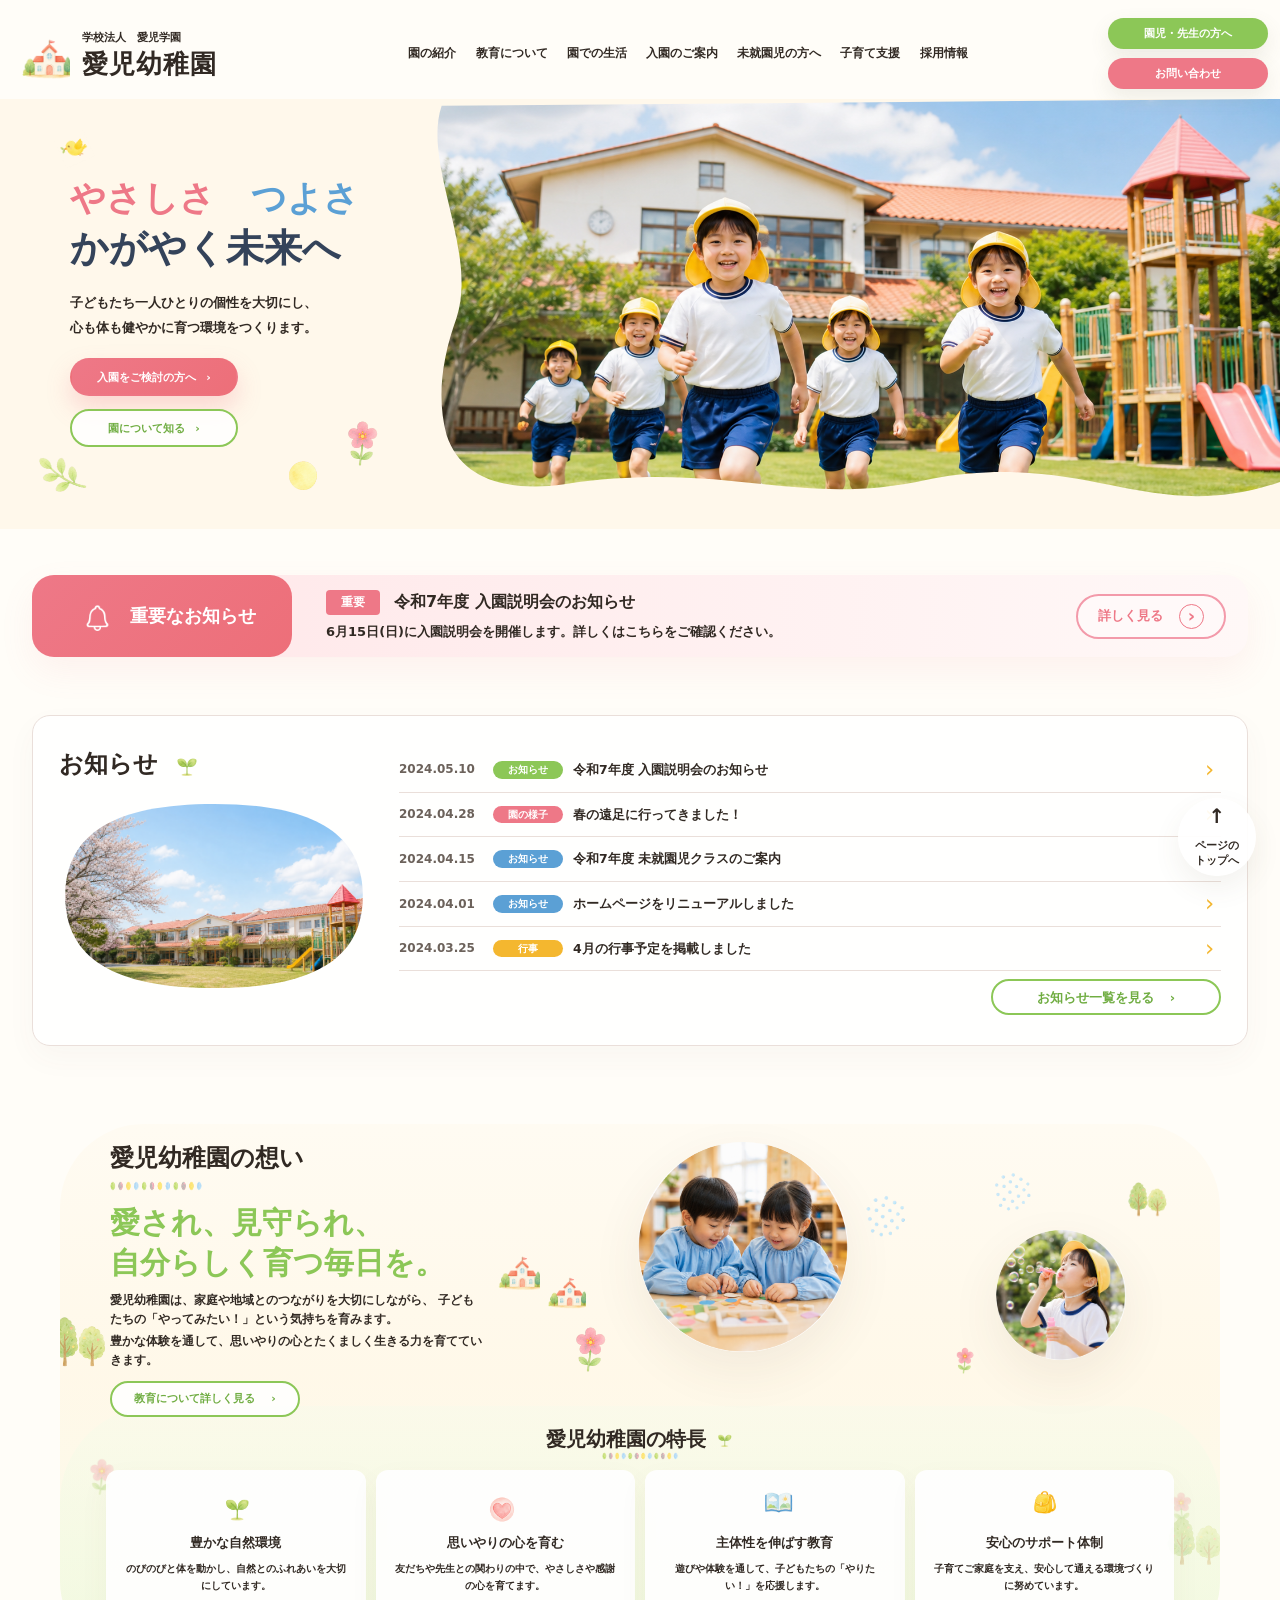
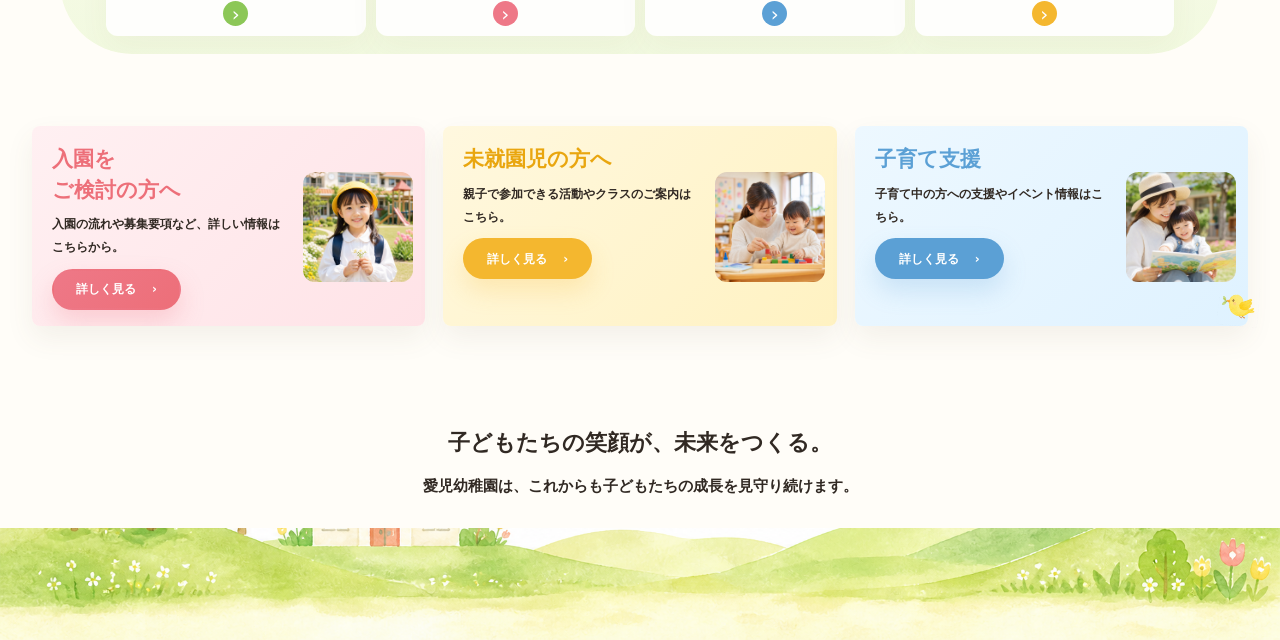
<file: index.html>
<!doctype html>
<html lang="ja">
  <head>
    <meta charset="utf-8">
    <meta name="viewport" content="width=device-width, initial-scale=1">
    <title>愛児幼稚園</title>
    <meta
      name="description"
      content="学校法人 愛児学園 愛児幼稚園のホームページ。園の想い、特長、お知らせ、未就園児の方へをご紹介します。"
    >
    <link rel="stylesheet" href="./style.css">
  </head>
  <body>
    <header class="site-header" data-header>
      <a class="brand" href="./index.html" aria-label="愛児幼稚園 トップ">
        <img class="brand__mark" src="./assets/images/icon-house.png" alt="" aria-hidden="true">
        <span class="brand__text">
          <span class="brand__eyebrow">学校法人　愛児学園</span>
          <span class="brand__name">愛児幼稚園</span>
        </span>
      </a>

      <button class="nav-toggle" type="button" aria-expanded="false" aria-controls="site-nav" data-nav-toggle>
        <span></span>
        <span></span>
        <span></span>
      </button>

      <nav class="site-nav" id="site-nav" aria-label="主なメニュー" data-nav>
        <a href="./about.html">園の紹介</a>
        <a href="./concept.html">教育について</a>
        <a href="./schedule.html">園での生活</a>
        <a href="./guide.html">入園のご案内</a>
        <a href="./guide.html#tour">未就園児の方へ</a>
        <a href="#support">子育て支援</a>
        <a href="#recruit">採用情報</a>
      </nav>

      <div class="header-actions">
        <a class="header-pill header-pill--green" href="#login">園児・先生の方へ</a>
        <a class="header-pill header-pill--pink" href="#contact">お問い合わせ</a>
      </div>
    </header>

    <main>
      <section class="hero section-anchor" id="top">
        <div class="hero__copy">
          <p class="hero__kicker"><span class="hero__kicker-soft">やさしさ</span>　<span class="hero__kicker-strong">つよさ</span></p>
          <h1>かがやく未来へ</h1>
          <p class="hero__lead">
            子どもたち一人ひとりの個性を大切にし、<br>
            心も体も健やかに育つ環境をつくります。
          </p>
          <div class="hero__buttons">
            <a class="button button--primary button--pink" href="./guide.html">入園をご検討の方へ<span aria-hidden="true">›</span></a>
            <a class="button button--ghost" href="./about.html">園について知る<span aria-hidden="true">›</span></a>
          </div>
        </div>
        <div class="hero__visual" aria-label="園庭で走る園児たちの写真">
          <img src="./assets/images/hero-children-running.png" alt="">
        </div>
        <img class="deco deco--bird" src="./assets/images/deco-bird-card.png" alt="" aria-hidden="true">
        <img class="deco deco-dot deco-dot--cream" src="./assets/images/deco-dot-yellow.png" alt="" aria-hidden="true">
        <img class="deco deco-leaf" src="./assets/images/deco-leaf-sprig.png" alt="" aria-hidden="true">
        <img class="deco deco-flower deco-flower--hero" src="./assets/images/deco-flower.png" alt="" aria-hidden="true">
      </section>

      <section class="important" aria-label="重要なお知らせ">
        <div class="important__label">
          <img class="important__bell" src="./assets/images/deco-bell.png" alt="" aria-hidden="true">
          <span>重要なお知らせ</span>
        </div>
        <div class="important__body" data-announcement>
          <p class="important__title"><span class="important__tag">重要</span>令和7年度 入園説明会のお知らせ</p>
          <p>6月15日(日)に入園説明会を開催します。詳しくはこちらをご確認ください。</p>
        </div>
        <button class="important__more" type="button" data-announcement-next>
          詳しく見る
          <span aria-hidden="true">›</span>
        </button>
      </section>

      <section class="news-panel section-anchor" id="news">
        <div class="news-panel__media">
          <div class="section-heading section-heading--left section-heading--inline">
            <h2>お知らせ</h2>
            <img class="heading-sprout" src="./assets/images/icon-sprout.png" alt="" aria-hidden="true">
          </div>
          <figure class="blob-photo blob-photo--small">
            <img src="./assets/images/news-campus.png" alt="園舎と園庭の写真">
          </figure>
        </div>
        <div class="news-list" aria-label="お知らせ一覧">
          <a class="news-row" href="#">
            <time datetime="2024-05-10">2024.05.10</time>
            <span class="tag tag--green">お知らせ</span>
            <span>令和7年度 入園説明会のお知らせ</span>
            <b aria-hidden="true">›</b>
          </a>
          <a class="news-row" href="#">
            <time datetime="2024-04-28">2024.04.28</time>
            <span class="tag tag--pink">園の様子</span>
            <span>春の遠足に行ってきました！</span>
            <b aria-hidden="true">›</b>
          </a>
          <a class="news-row" href="#">
            <time datetime="2024-04-15">2024.04.15</time>
            <span class="tag tag--blue">お知らせ</span>
            <span>令和7年度 未就園児クラスのご案内</span>
            <b aria-hidden="true">›</b>
          </a>
          <a class="news-row" href="#">
            <time datetime="2024-04-01">2024.04.01</time>
            <span class="tag tag--blue">お知らせ</span>
            <span>ホームページをリニューアルしました</span>
            <b aria-hidden="true">›</b>
          </a>
          <a class="news-row" href="#">
            <time datetime="2024-03-25">2024.03.25</time>
            <span class="tag tag--yellow">行事</span>
            <span>4月の行事予定を掲載しました</span>
            <b aria-hidden="true">›</b>
          </a>
          <a class="button button--ghost news-list__button" href="#">お知らせ一覧を見る<span aria-hidden="true">›</span></a>
        </div>
      </section>

      <div class="story-band">
        <img class="story-band__deco story-band__deco--tree story-band__deco--tree-a" src="./assets/images/deco-tree-round-ai.png" alt="" aria-hidden="true">
        <img class="story-band__deco story-band__deco--tree story-band__deco--tree-b" src="./assets/images/deco-tree-round-ai.png" alt="" aria-hidden="true">
        <img class="story-band__deco story-band__deco--tree story-band__deco--tree-c" src="./assets/images/deco-tree-round-ai.png" alt="" aria-hidden="true">
        <img class="story-band__deco story-band__deco--sprinkles" src="./assets/images/deco-sprinkles-blue.png" alt="" aria-hidden="true">
        <img class="story-band__deco story-band__deco--flower" src="./assets/images/deco-flower.png" alt="" aria-hidden="true">
        <img class="story-band__deco story-band__deco--flower2" src="./assets/images/deco-flower.png" alt="" aria-hidden="true">
        <img class="story-band__deco story-band__deco--house" src="./assets/images/icon-house.png" alt="" aria-hidden="true">

        <section class="philosophy section-anchor" id="about">
          <div class="philosophy__copy">
            <div class="section-heading section-heading--left">
              <h2>愛児幼稚園の想い</h2>
              <img class="heading-dots" src="./assets/images/heading-dots.png" alt="" aria-hidden="true">
            </div>
            <p class="section-lead">愛され、見守られ、<br>自分らしく育つ毎日を。</p>
            <p>
              愛児幼稚園は、家庭や地域とのつながりを大切にしながら、
              子どもたちの「やってみたい！」という気持ちを育みます。
            </p>
            <p>
              豊かな体験を通して、思いやりの心とたくましく生きる力を育てていきます。
            </p>
            <a class="button button--ghost" href="./concept.html">教育について詳しく見る<span aria-hidden="true">›</span></a>
          </div>
          <div class="philosophy__photos">
            <figure class="round-photo round-photo--large">
              <img src="./assets/images/philosophy-craft-circle.png" alt="制作活動をする園児">
            </figure>
            <figure class="round-photo round-photo--small">
              <img src="./assets/images/philosophy-bubbles-circle.png" alt="しゃぼん玉で遊ぶ園児">
            </figure>
            <img class="deco deco--house" src="./assets/images/icon-house.png" alt="" aria-hidden="true">
            <img class="deco deco-flower deco-flower--one" src="./assets/images/deco-flower.png" alt="" aria-hidden="true">
            <img class="deco deco-flower deco-flower--two" src="./assets/images/deco-flower.png" alt="" aria-hidden="true">
            <img class="deco deco-sprinkles" src="./assets/images/deco-sprinkles-blue.png" alt="" aria-hidden="true">
          </div>
        </section>

        <section class="features section-anchor" id="education">
          <div class="section-heading section-heading--center">
            <h2>愛児幼稚園の特長</h2>
            <img class="heading-sprout" src="./assets/images/icon-sprout.png" alt="" aria-hidden="true">
            <img class="heading-dots heading-dots--feature" src="./assets/images/heading-dots.png" alt="" aria-hidden="true">
          </div>
          <div class="feature-grid">
            <article class="feature-card">
              <img class="feature-card__icon" src="./assets/images/icon-sprout.png" alt="" aria-hidden="true">
              <h3>豊かな自然環境</h3>
              <p>のびのびと体を動かし、自然とのふれあいを大切にしています。</p>
              <a class="mini-circle mini-circle--green" href="#" aria-label="豊かな自然環境を詳しく見る">›</a>
            </article>
            <article class="feature-card">
              <img class="feature-card__icon" src="./assets/images/icon-heart.png" alt="" aria-hidden="true">
              <h3>思いやりの心を育む</h3>
              <p>友だちや先生との関わりの中で、やさしさや感謝の心を育てます。</p>
              <a class="mini-circle mini-circle--pink" href="#" aria-label="思いやりの心を詳しく見る">›</a>
            </article>
            <article class="feature-card">
              <img class="feature-card__icon" src="./assets/images/icon-book.png" alt="" aria-hidden="true">
              <h3>主体性を伸ばす教育</h3>
              <p>遊びや体験を通して、子どもたちの「やりたい！」を応援します。</p>
              <a class="mini-circle mini-circle--blue" href="#" aria-label="主体性を伸ばす教育を詳しく見る">›</a>
            </article>
            <article class="feature-card">
              <img class="feature-card__icon" src="./assets/images/icon-bag.png" alt="" aria-hidden="true">
              <h3>安心のサポート体制</h3>
              <p>子育てご家庭を支え、安心して通える環境づくりに努めています。</p>
              <a class="mini-circle mini-circle--yellow" href="#" aria-label="安心のサポート体制を詳しく見る">›</a>
            </article>
          </div>
        </section>
      </div>

      <section class="link-cards">
        <article class="link-card link-card--pink section-anchor" id="admission">
          <div class="link-card__copy">
            <h2>入園を<br>ご検討の方へ</h2>
            <p>入園の流れや募集要項など、詳しい情報はこちらから。</p>
            <a class="button button--small button--pink" href="./guide.html">詳しく見る<span aria-hidden="true">›</span></a>
          </div>
          <img src="./assets/images/card-admission.png" alt="未就園児の方へのイメージ写真">
        </article>
        <article class="link-card link-card--yellow section-anchor" id="pre">
          <div class="link-card__copy">
            <h2>未就園児の方へ</h2>
            <p>親子で参加できる活動やクラスのご案内はこちら。</p>
            <a class="button button--small button--yellow" href="./guide.html#tour">詳しく見る<span aria-hidden="true">›</span></a>
          </div>
          <img src="./assets/images/card-prekindergarten.png" alt="未就園児クラスのイメージ写真">
        </article>
        <article class="link-card link-card--blue section-anchor" id="support">
          <div class="link-card__copy">
            <h2>子育て支援</h2>
            <p>子育て中の方への支援やイベント情報はこちら。</p>
            <a class="button button--small button--blue" href="#">詳しく見る<span aria-hidden="true">›</span></a>
          </div>
          <img src="./assets/images/card-parenting.png" alt="子育て支援のイメージ写真">
        </article>
        <img class="deco-card-bird" src="./assets/images/deco-bird-card.png" alt="" aria-hidden="true">
      </section>

      <section class="closing section-anchor" id="life">
        <h2>子どもたちの笑顔が、未来をつくる。</h2>
        <p>愛児幼稚園は、これからも子どもたちの成長を見守り続けます。</p>
      </section>
    </main>

    <footer class="site-footer">
      <img src="./assets/images/footer-landscape.png" alt="" aria-hidden="true">
      <button class="to-top" type="button" data-to-top aria-label="ページのトップへ戻る">
        <span aria-hidden="true">↑</span>
        ページの<br>トップへ
      </button>
    </footer>

    <script src="./script.js"></script>
  </body>
</html>
</file>
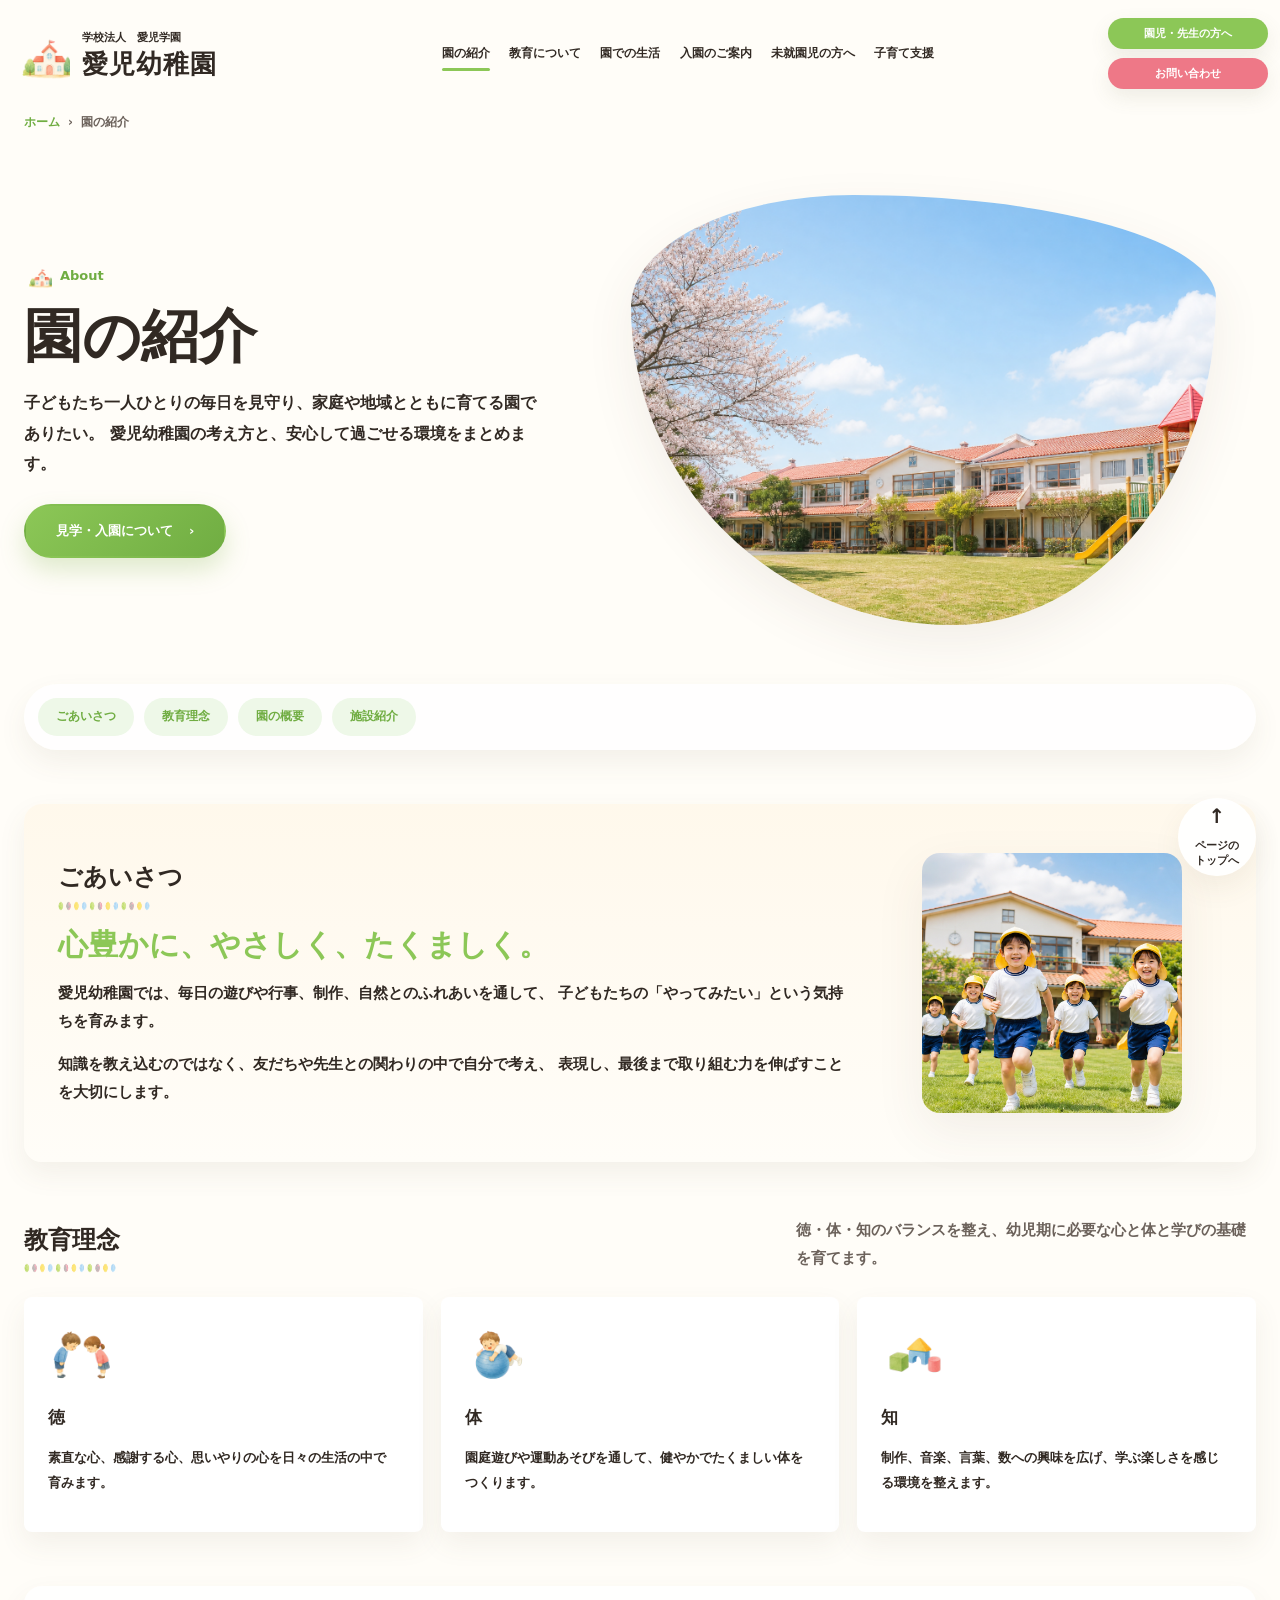
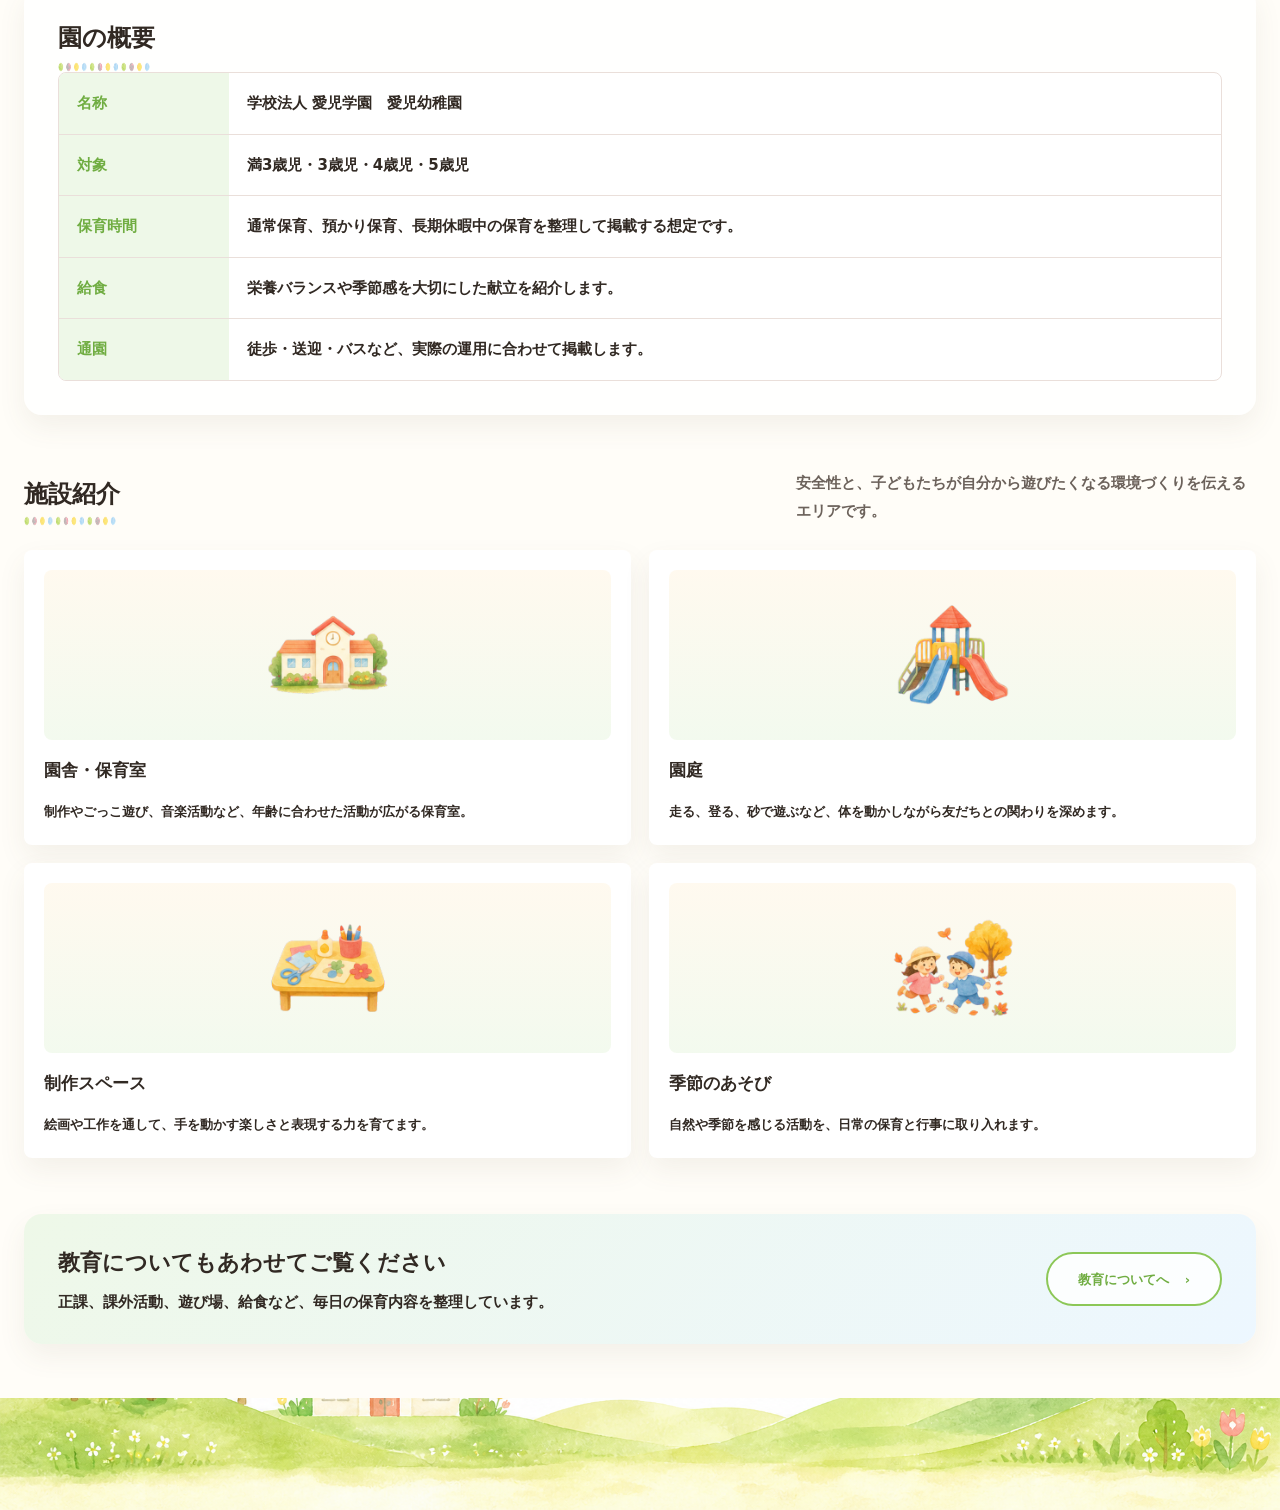
<file: about.html>
<!doctype html>
<html lang="ja">
  <head>
    <meta charset="utf-8">
    <meta name="viewport" content="width=device-width, initial-scale=1">
    <title>園の紹介 | 愛児幼稚園</title>
    <meta name="description" content="愛児幼稚園の想い、教育理念、園の概要、施設をご紹介します。">
    <link rel="stylesheet" href="./style.css">
  </head>
  <body>
    <header class="site-header" data-header>
      <a class="brand" href="./index.html" aria-label="愛児幼稚園 トップ">
        <img class="brand__mark" src="./assets/images/icon-house.png" alt="" aria-hidden="true">
        <span class="brand__text">
          <span class="brand__eyebrow">学校法人　愛児学園</span>
          <span class="brand__name">愛児幼稚園</span>
        </span>
      </a>
      <button class="nav-toggle" type="button" aria-expanded="false" aria-controls="site-nav" data-nav-toggle>
        <span></span><span></span><span></span>
      </button>
      <nav class="site-nav" id="site-nav" aria-label="主なメニュー" data-nav>
        <a href="./about.html" aria-current="page">園の紹介</a>
        <a href="./concept.html">教育について</a>
        <a href="./annual.html">園での生活</a>
        <a href="./schedule.html">入園のご案内</a>
        <a href="./guide.html">未就園児の方へ</a>
        <a href="./index.html#support">子育て支援</a>
      </nav>
      <div class="header-actions">
        <a class="header-pill header-pill--green" href="#">園児・先生の方へ</a>
        <a class="header-pill header-pill--pink" href="./guide.html#contact">お問い合わせ</a>
      </div>
    </header>

    <main class="subpage-main">
      <nav class="breadcrumb" aria-label="パンくず">
        <a href="./index.html">ホーム</a><span>›</span><span>園の紹介</span>
      </nav>

      <section class="subpage-hero">
        <div class="subpage-hero__copy">
          <p class="eyebrow"><img src="./assets/images/icon-house.png" alt="" aria-hidden="true">About</p>
          <h1>園の紹介</h1>
          <p class="subpage-hero__lead">
            子どもたち一人ひとりの毎日を見守り、家庭や地域とともに育てる園でありたい。
            愛児幼稚園の考え方と、安心して過ごせる環境をまとめます。
          </p>
          <a class="button button--primary" href="./guide.html">見学・入園について<span aria-hidden="true">›</span></a>
        </div>
        <figure class="subpage-hero__visual">
          <img src="./assets/images/news-campus.png" alt="園舎と園庭のイメージ">
          <img class="subpage-hero__deco" src="./assets/images/deco-flower.png" alt="" aria-hidden="true">
        </figure>
      </section>

      <nav class="page-tabs" aria-label="ページ内メニュー">
        <a href="#message">ごあいさつ</a>
        <a href="#policy">教育理念</a>
        <a href="#overview">園の概要</a>
        <a href="#facility">施設紹介</a>
      </nav>

      <section class="page-section soft-panel cream-panel split-section" id="message">
        <div class="text-stack">
          <div class="section-heading section-heading--left">
            <h2>ごあいさつ</h2>
            <img class="heading-dots" src="./assets/images/heading-dots.png" alt="" aria-hidden="true">
          </div>
          <p class="section-lead">心豊かに、やさしく、たくましく。</p>
          <p>
            愛児幼稚園では、毎日の遊びや行事、制作、自然とのふれあいを通して、
            子どもたちの「やってみたい」という気持ちを育みます。
          </p>
          <p>
            知識を教え込むのではなく、友だちや先生との関わりの中で自分で考え、
            表現し、最後まで取り組む力を伸ばすことを大切にします。
          </p>
        </div>
        <figure class="photo-card">
          <img src="./assets/images/hero-children-running.png" alt="園庭で遊ぶ子どもたち">
        </figure>
      </section>

      <section class="page-section" id="policy">
        <div class="page-section__head">
          <div class="section-heading section-heading--left">
            <h2>教育理念</h2>
            <img class="heading-dots" src="./assets/images/heading-dots.png" alt="" aria-hidden="true">
          </div>
          <p>徳・体・知のバランスを整え、幼児期に必要な心と体と学びの基礎を育てます。</p>
        </div>
        <div class="value-grid">
          <article class="value-card">
            <img src="./assets/images/card-icon-lesson-manners.png" alt="" aria-hidden="true">
            <h3>徳</h3>
            <p>素直な心、感謝する心、思いやりの心を日々の生活の中で育みます。</p>
          </article>
          <article class="value-card">
            <img src="./assets/images/card-icon-lesson-gym.png" alt="" aria-hidden="true">
            <h3>体</h3>
            <p>園庭遊びや運動あそびを通して、健やかでたくましい体をつくります。</p>
          </article>
          <article class="value-card">
            <img src="./assets/images/card-icon-lesson-numbers.png" alt="" aria-hidden="true">
            <h3>知</h3>
            <p>制作、音楽、言葉、数への興味を広げ、学ぶ楽しさを感じる環境を整えます。</p>
          </article>
        </div>
      </section>

      <section class="page-section soft-panel" id="overview">
        <div class="section-heading section-heading--left">
          <h2>園の概要</h2>
          <img class="heading-dots" src="./assets/images/heading-dots.png" alt="" aria-hidden="true">
        </div>
        <dl class="overview-list">
          <dt>名称</dt><dd>学校法人 愛児学園　愛児幼稚園</dd>
          <dt>対象</dt><dd>満3歳児・3歳児・4歳児・5歳児</dd>
          <dt>保育時間</dt><dd>通常保育、預かり保育、長期休暇中の保育を整理して掲載する想定です。</dd>
          <dt>給食</dt><dd>栄養バランスや季節感を大切にした献立を紹介します。</dd>
          <dt>通園</dt><dd>徒歩・送迎・バスなど、実際の運用に合わせて掲載します。</dd>
        </dl>
      </section>

      <section class="page-section" id="facility">
        <div class="page-section__head">
          <div class="section-heading section-heading--left">
            <h2>施設紹介</h2>
            <img class="heading-dots" src="./assets/images/heading-dots.png" alt="" aria-hidden="true">
          </div>
          <p>安全性と、子どもたちが自分から遊びたくなる環境づくりを伝えるエリアです。</p>
        </div>
        <div class="facility-grid">
          <article class="facility-card">
            <img src="./assets/images/card-icon-about-building.png" alt="園舎のイメージ">
            <h3>園舎・保育室</h3>
            <p>制作やごっこ遊び、音楽活動など、年齢に合わせた活動が広がる保育室。</p>
          </article>
          <article class="facility-card">
            <img src="./assets/images/card-icon-about-playground.png" alt="園庭のイメージ">
            <h3>園庭</h3>
            <p>走る、登る、砂で遊ぶなど、体を動かしながら友だちとの関わりを深めます。</p>
          </article>
          <article class="facility-card">
            <img src="./assets/images/card-icon-about-craft.png" alt="制作活動のイメージ">
            <h3>制作スペース</h3>
            <p>絵画や工作を通して、手を動かす楽しさと表現する力を育てます。</p>
          </article>
          <article class="facility-card">
            <img src="./assets/images/card-icon-annual-season.png" alt="季節のあそびのイメージ">
            <h3>季節のあそび</h3>
            <p>自然や季節を感じる活動を、日常の保育と行事に取り入れます。</p>
          </article>
        </div>
      </section>

      <section class="page-cta">
        <div>
          <h2>教育についてもあわせてご覧ください</h2>
          <p>正課、課外活動、遊び場、給食など、毎日の保育内容を整理しています。</p>
        </div>
        <a class="button button--ghost" href="./concept.html">教育についてへ<span aria-hidden="true">›</span></a>
      </section>
    </main>

    <footer class="site-footer">
      <img src="./assets/images/footer-landscape.png" alt="" aria-hidden="true">
      <button class="to-top" type="button" data-to-top aria-label="ページのトップへ戻る">
        <span aria-hidden="true">↑</span>
        ページの<br>トップへ
      </button>
    </footer>
    <script src="./script.js"></script>
  </body>
</html>
</file>
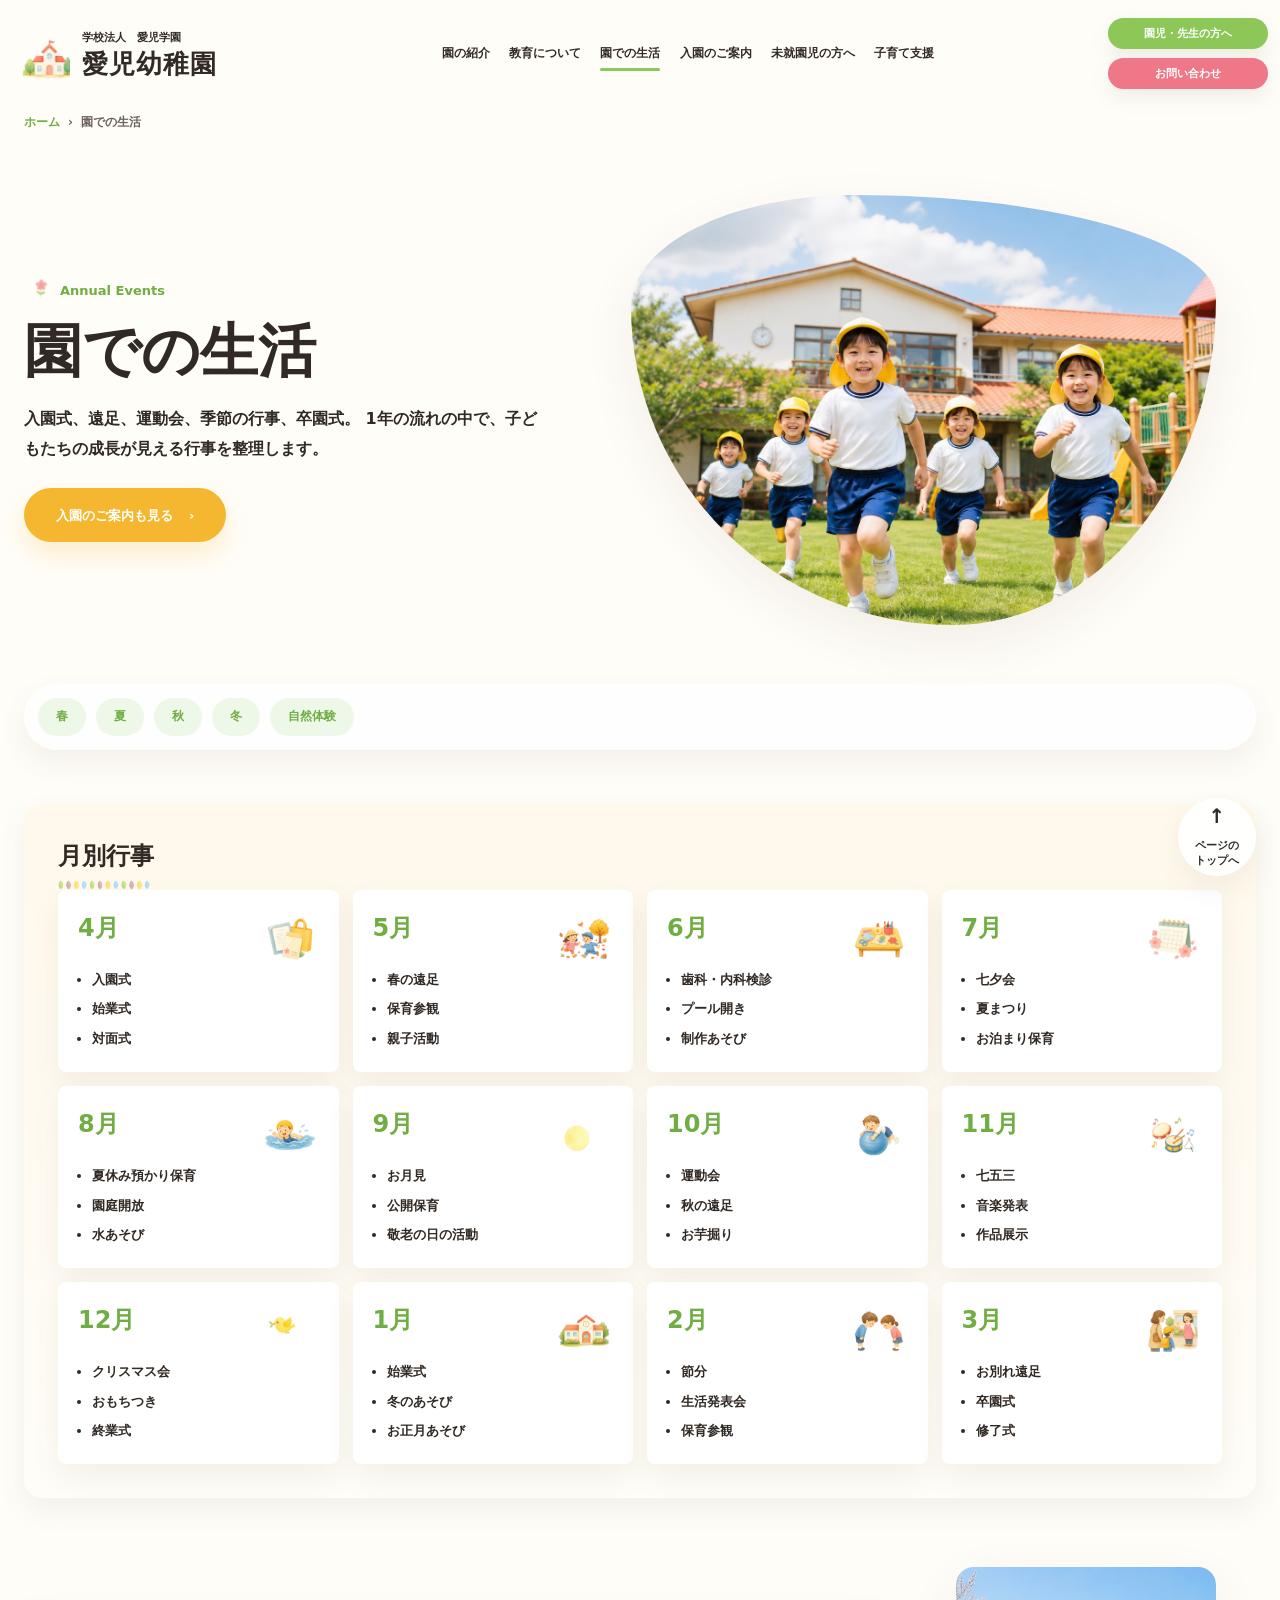
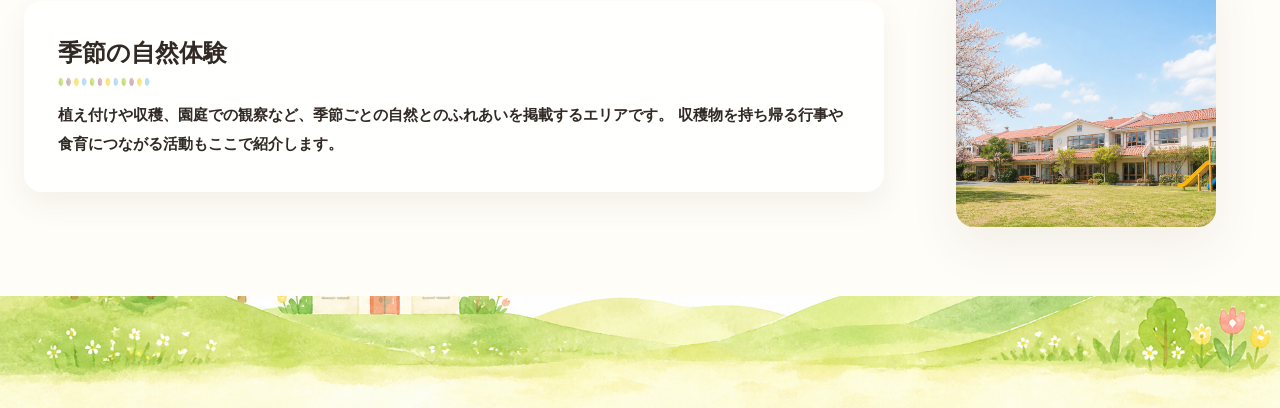
<file: annual.html>
<!doctype html>
<html lang="ja">
  <head>
    <meta charset="utf-8">
    <meta name="viewport" content="width=device-width, initial-scale=1">
    <title>園での生活 | 愛児幼稚園</title>
    <meta name="description" content="愛児幼稚園の園での生活を月別にご紹介します。">
    <link rel="stylesheet" href="./style.css">
  </head>
  <body>
    <header class="site-header" data-header>
      <a class="brand" href="./index.html" aria-label="愛児幼稚園 トップ">
        <img class="brand__mark" src="./assets/images/icon-house.png" alt="" aria-hidden="true">
        <span class="brand__text"><span class="brand__eyebrow">学校法人　愛児学園</span><span class="brand__name">愛児幼稚園</span></span>
      </a>
      <button class="nav-toggle" type="button" aria-expanded="false" aria-controls="site-nav" data-nav-toggle><span></span><span></span><span></span></button>
      <nav class="site-nav" id="site-nav" aria-label="主なメニュー" data-nav>
        <a href="./about.html">園の紹介</a>
        <a href="./concept.html">教育について</a>
        <a href="./annual.html" aria-current="page">園での生活</a>
        <a href="./schedule.html">入園のご案内</a>
        <a href="./guide.html">未就園児の方へ</a>
        <a href="./index.html#support">子育て支援</a>
      </nav>
      <div class="header-actions">
        <a class="header-pill header-pill--green" href="#">園児・先生の方へ</a>
        <a class="header-pill header-pill--pink" href="./guide.html#contact">お問い合わせ</a>
      </div>
    </header>

    <main class="subpage-main">
      <nav class="breadcrumb" aria-label="パンくず"><a href="./index.html">ホーム</a><span>›</span><span>園での生活</span></nav>
      <section class="subpage-hero">
        <div class="subpage-hero__copy">
          <p class="eyebrow"><img src="./assets/images/deco-flower.png" alt="" aria-hidden="true">Annual Events</p>
          <h1>園での生活</h1>
          <p class="subpage-hero__lead">
            入園式、遠足、運動会、季節の行事、卒園式。
            1年の流れの中で、子どもたちの成長が見える行事を整理します。
          </p>
          <a class="button button--yellow" href="./schedule.html">入園のご案内も見る<span aria-hidden="true">›</span></a>
        </div>
        <figure class="subpage-hero__visual">
          <img src="./assets/images/hero-children-running.png" alt="園庭で走る子どもたちのイメージ">
          <img class="subpage-hero__deco" src="./assets/images/deco-bird-card.png" alt="" aria-hidden="true">
        </figure>
      </section>

      <nav class="page-tabs" aria-label="ページ内メニュー">
        <a href="#spring">春</a>
        <a href="#summer">夏</a>
        <a href="#autumn">秋</a>
        <a href="#winter">冬</a>
        <a href="#nature">自然体験</a>
      </nav>

      <section class="page-section soft-panel cream-panel" id="spring">
        <div class="section-heading section-heading--left">
          <h2>月別行事</h2>
          <img class="heading-dots" src="./assets/images/heading-dots.png" alt="" aria-hidden="true">
        </div>
        <div class="month-grid">
          <article class="month-card"><img class="month-card__icon" src="./assets/images/card-icon-guide-documents.png" alt="" aria-hidden="true"><h3>4月</h3><ul><li>入園式</li><li>始業式</li><li>対面式</li></ul></article>
          <article class="month-card"><img class="month-card__icon" src="./assets/images/card-icon-annual-season.png" alt="" aria-hidden="true"><h3>5月</h3><ul><li>春の遠足</li><li>保育参観</li><li>親子活動</li></ul></article>
          <article class="month-card"><img class="month-card__icon" src="./assets/images/card-icon-about-craft.png" alt="" aria-hidden="true"><h3>6月</h3><ul><li>歯科・内科検診</li><li>プール開き</li><li>制作あそび</li></ul></article>
          <article class="month-card"><img class="month-card__icon" src="./assets/images/card-icon-annual-calendar.png" alt="" aria-hidden="true"><h3>7月</h3><ul><li>七夕会</li><li>夏まつり</li><li>お泊まり保育</li></ul></article>
          <article class="month-card" id="summer"><img class="month-card__icon" src="./assets/images/card-icon-lesson-swimming.png" alt="" aria-hidden="true"><h3>8月</h3><ul><li>夏休み預かり保育</li><li>園庭開放</li><li>水あそび</li></ul></article>
          <article class="month-card"><img class="month-card__icon" src="./assets/images/deco-dot-yellow.png" alt="" aria-hidden="true"><h3>9月</h3><ul><li>お月見</li><li>公開保育</li><li>敬老の日の活動</li></ul></article>
          <article class="month-card" id="autumn"><img class="month-card__icon" src="./assets/images/card-icon-lesson-gym.png" alt="" aria-hidden="true"><h3>10月</h3><ul><li>運動会</li><li>秋の遠足</li><li>お芋掘り</li></ul></article>
          <article class="month-card"><img class="month-card__icon" src="./assets/images/card-icon-lesson-music.png" alt="" aria-hidden="true"><h3>11月</h3><ul><li>七五三</li><li>音楽発表</li><li>作品展示</li></ul></article>
          <article class="month-card" id="winter"><img class="month-card__icon" src="./assets/images/deco-bird-card.png" alt="" aria-hidden="true"><h3>12月</h3><ul><li>クリスマス会</li><li>おもちつき</li><li>終業式</li></ul></article>
          <article class="month-card"><img class="month-card__icon" src="./assets/images/card-icon-about-building.png" alt="" aria-hidden="true"><h3>1月</h3><ul><li>始業式</li><li>冬のあそび</li><li>お正月あそび</li></ul></article>
          <article class="month-card"><img class="month-card__icon" src="./assets/images/card-icon-lesson-manners.png" alt="" aria-hidden="true"><h3>2月</h3><ul><li>節分</li><li>生活発表会</li><li>保育参観</li></ul></article>
          <article class="month-card"><img class="month-card__icon" src="./assets/images/card-icon-guide-tour.png" alt="" aria-hidden="true"><h3>3月</h3><ul><li>お別れ遠足</li><li>卒園式</li><li>修了式</li></ul></article>
        </div>
      </section>

      <section class="page-section split-section" id="nature">
        <div class="soft-panel text-stack">
          <div class="section-heading section-heading--left">
            <h2>季節の自然体験</h2>
            <img class="heading-dots" src="./assets/images/heading-dots.png" alt="" aria-hidden="true">
          </div>
          <p>
            植え付けや収穫、園庭での観察など、季節ごとの自然とのふれあいを掲載するエリアです。
            収穫物を持ち帰る行事や食育につながる活動もここで紹介します。
          </p>
        </div>
        <figure class="photo-card">
          <img src="./assets/images/news-campus.png" alt="園庭と園舎のイメージ">
        </figure>
      </section>
    </main>

    <footer class="site-footer">
      <img src="./assets/images/footer-landscape.png" alt="" aria-hidden="true">
      <button class="to-top" type="button" data-to-top aria-label="ページのトップへ戻る"><span aria-hidden="true">↑</span>ページの<br>トップへ</button>
    </footer>
    <script src="./script.js"></script>
  </body>
</html>
</file>
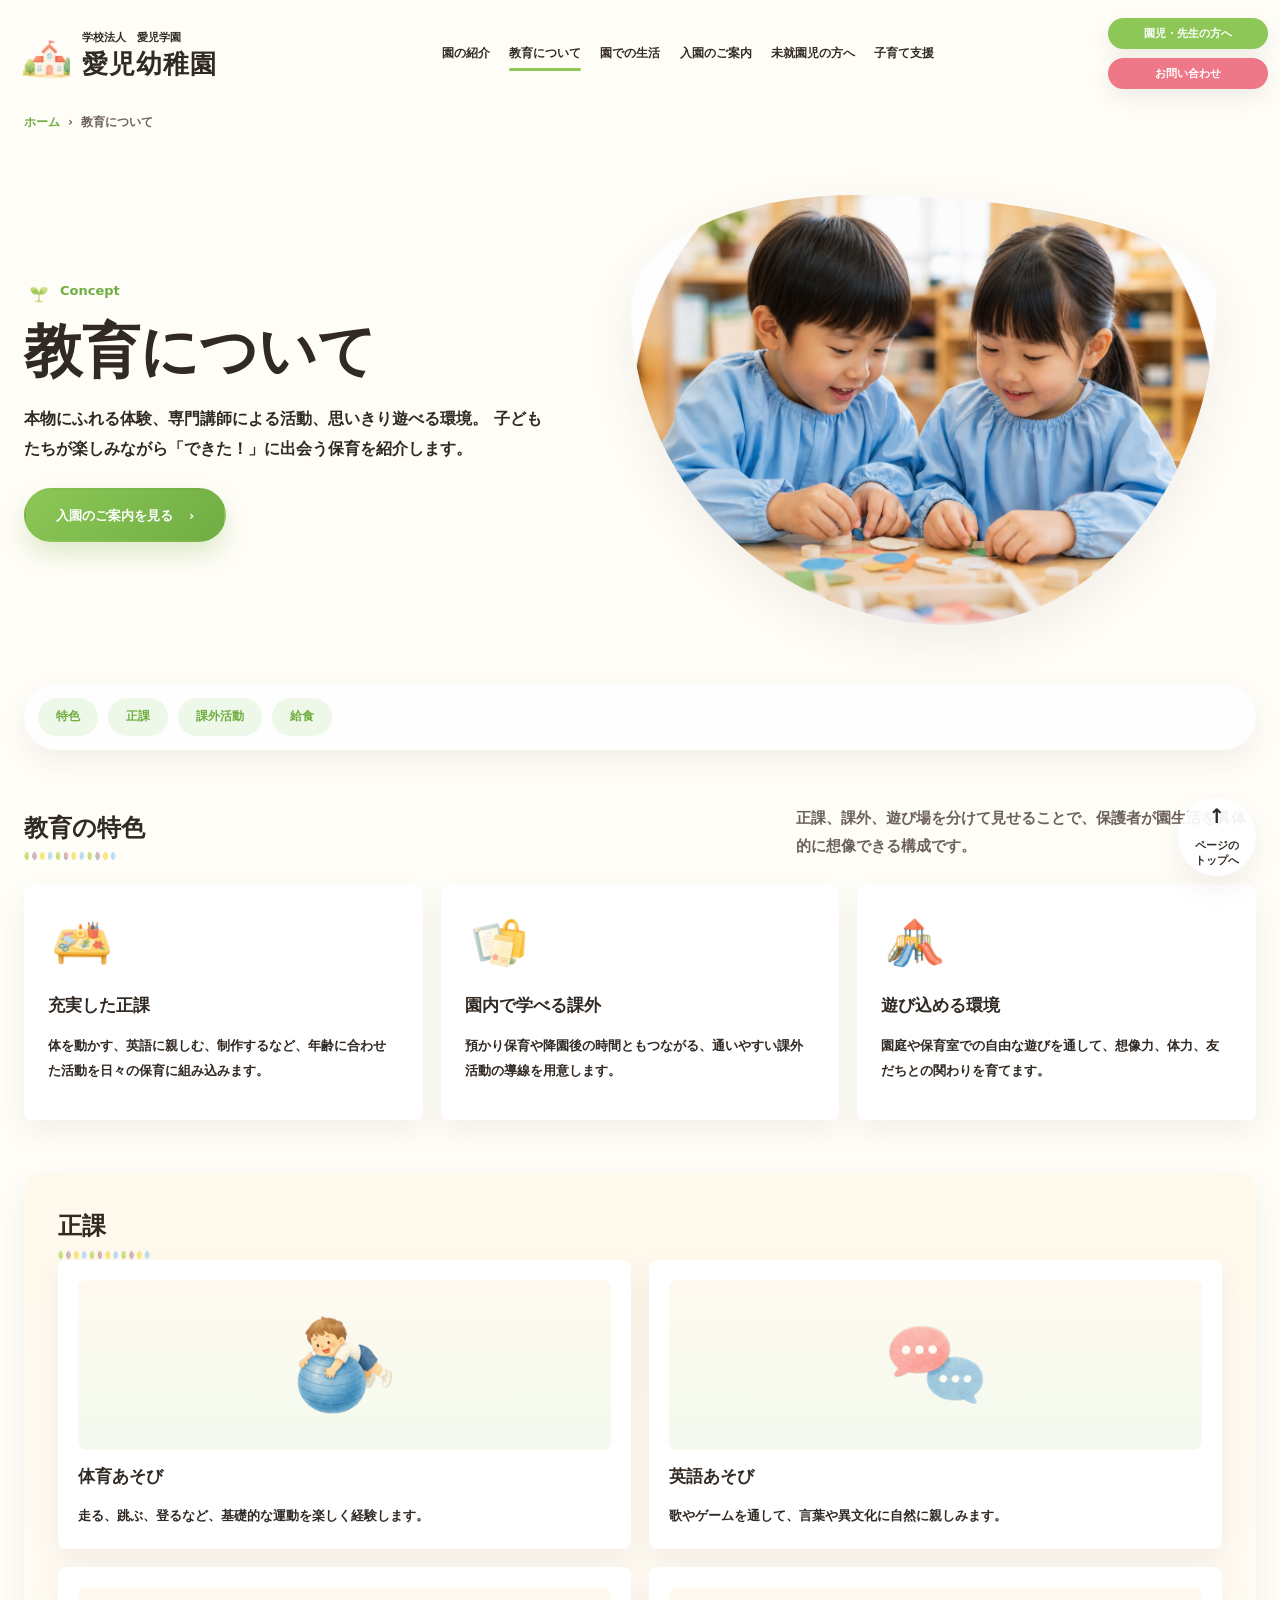
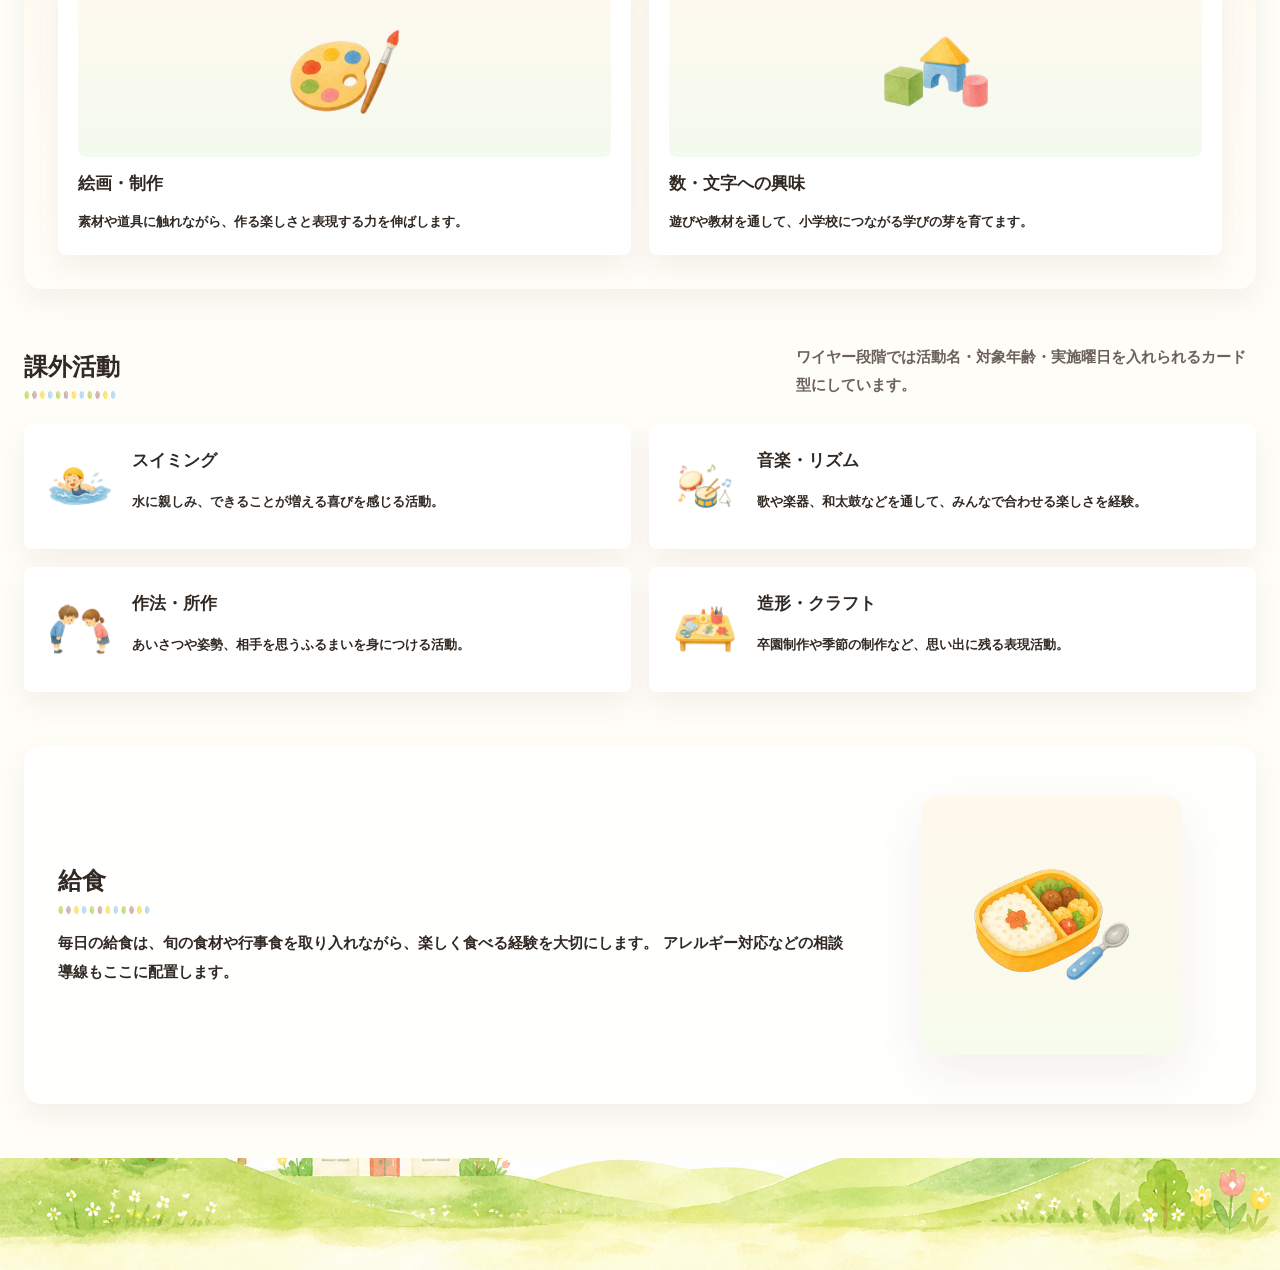
<file: concept.html>
<!doctype html>
<html lang="ja">
  <head>
    <meta charset="utf-8">
    <meta name="viewport" content="width=device-width, initial-scale=1">
    <title>教育について | 愛児幼稚園</title>
    <meta name="description" content="愛児幼稚園の正課、課外活動、遊び場、給食など教育についてをご紹介します。">
    <link rel="stylesheet" href="./style.css">
  </head>
  <body>
    <header class="site-header" data-header>
      <a class="brand" href="./index.html" aria-label="愛児幼稚園 トップ">
        <img class="brand__mark" src="./assets/images/icon-house.png" alt="" aria-hidden="true">
        <span class="brand__text"><span class="brand__eyebrow">学校法人　愛児学園</span><span class="brand__name">愛児幼稚園</span></span>
      </a>
      <button class="nav-toggle" type="button" aria-expanded="false" aria-controls="site-nav" data-nav-toggle><span></span><span></span><span></span></button>
      <nav class="site-nav" id="site-nav" aria-label="主なメニュー" data-nav>
        <a href="./about.html">園の紹介</a>
        <a href="./concept.html" aria-current="page">教育について</a>
        <a href="./annual.html">園での生活</a>
        <a href="./schedule.html">入園のご案内</a>
        <a href="./guide.html">未就園児の方へ</a>
        <a href="./index.html#support">子育て支援</a>
      </nav>
      <div class="header-actions">
        <a class="header-pill header-pill--green" href="#">園児・先生の方へ</a>
        <a class="header-pill header-pill--pink" href="./guide.html#contact">お問い合わせ</a>
      </div>
    </header>

    <main class="subpage-main">
      <nav class="breadcrumb" aria-label="パンくず"><a href="./index.html">ホーム</a><span>›</span><span>教育について</span></nav>
      <section class="subpage-hero">
        <div class="subpage-hero__copy">
          <p class="eyebrow"><img src="./assets/images/icon-sprout.png" alt="" aria-hidden="true">Concept</p>
          <h1>教育について</h1>
          <p class="subpage-hero__lead">
            本物にふれる体験、専門講師による活動、思いきり遊べる環境。
            子どもたちが楽しみながら「できた！」に出会う保育を紹介します。
          </p>
          <a class="button button--primary" href="./schedule.html">入園のご案内を見る<span aria-hidden="true">›</span></a>
        </div>
        <figure class="subpage-hero__visual">
          <img src="./assets/images/philosophy-craft-circle.png" alt="制作活動をする園児のイメージ">
          <img class="subpage-hero__deco" src="./assets/images/deco-sprinkles-blue.png" alt="" aria-hidden="true">
        </figure>
      </section>

      <nav class="page-tabs" aria-label="ページ内メニュー">
        <a href="#summary">特色</a>
        <a href="#regular">正課</a>
        <a href="#after">課外活動</a>
        <a href="#lunch">給食</a>
      </nav>

      <section class="page-section" id="summary">
        <div class="page-section__head">
          <div class="section-heading section-heading--left">
            <h2>教育の特色</h2>
            <img class="heading-dots" src="./assets/images/heading-dots.png" alt="" aria-hidden="true">
          </div>
          <p>正課、課外、遊び場を分けて見せることで、保護者が園生活を具体的に想像できる構成です。</p>
        </div>
        <div class="value-grid">
          <article class="value-card">
            <img src="./assets/images/card-icon-about-craft.png" alt="" aria-hidden="true">
            <h3>充実した正課</h3>
            <p>体を動かす、英語に親しむ、制作するなど、年齢に合わせた活動を日々の保育に組み込みます。</p>
          </article>
          <article class="value-card">
            <img src="./assets/images/card-icon-guide-documents.png" alt="" aria-hidden="true">
            <h3>園内で学べる課外</h3>
            <p>預かり保育や降園後の時間ともつながる、通いやすい課外活動の導線を用意します。</p>
          </article>
          <article class="value-card">
            <img src="./assets/images/card-icon-about-playground.png" alt="" aria-hidden="true">
            <h3>遊び込める環境</h3>
            <p>園庭や保育室での自由な遊びを通して、想像力、体力、友だちとの関わりを育てます。</p>
          </article>
        </div>
      </section>

      <section class="page-section soft-panel cream-panel" id="regular">
        <div class="section-heading section-heading--left">
          <h2>正課</h2>
          <img class="heading-dots" src="./assets/images/heading-dots.png" alt="" aria-hidden="true">
        </div>
        <div class="lesson-grid">
          <article class="lesson-card lesson-card--icon">
            <img src="./assets/images/card-icon-lesson-gym.png" alt="体育あそびのイメージ">
            <h3>体育あそび</h3>
            <p>走る、跳ぶ、登るなど、基礎的な運動を楽しく経験します。</p>
          </article>
          <article class="lesson-card lesson-card--icon">
            <img src="./assets/images/card-icon-lesson-english.png" alt="英語あそびのイメージ">
            <h3>英語あそび</h3>
            <p>歌やゲームを通して、言葉や異文化に自然に親しみます。</p>
          </article>
          <article class="lesson-card lesson-card--icon">
            <img src="./assets/images/card-icon-lesson-art.png" alt="絵画制作のイメージ">
            <h3>絵画・制作</h3>
            <p>素材や道具に触れながら、作る楽しさと表現する力を伸ばします。</p>
          </article>
          <article class="lesson-card lesson-card--icon">
            <img src="./assets/images/card-icon-lesson-numbers.png" alt="数や文字への興味のイメージ">
            <h3>数・文字への興味</h3>
            <p>遊びや教材を通して、小学校につながる学びの芽を育てます。</p>
          </article>
        </div>
      </section>

      <section class="page-section" id="after">
        <div class="page-section__head">
          <div class="section-heading section-heading--left">
            <h2>課外活動</h2>
            <img class="heading-dots" src="./assets/images/heading-dots.png" alt="" aria-hidden="true">
          </div>
          <p>ワイヤー段階では活動名・対象年齢・実施曜日を入れられるカード型にしています。</p>
        </div>
        <div class="event-grid">
          <article class="event-card event-card--icon"><img src="./assets/images/card-icon-lesson-swimming.png" alt="" aria-hidden="true"><h3>スイミング</h3><p>水に親しみ、できることが増える喜びを感じる活動。</p></article>
          <article class="event-card event-card--icon"><img src="./assets/images/card-icon-lesson-music.png" alt="" aria-hidden="true"><h3>音楽・リズム</h3><p>歌や楽器、和太鼓などを通して、みんなで合わせる楽しさを経験。</p></article>
          <article class="event-card event-card--icon"><img src="./assets/images/card-icon-lesson-manners.png" alt="" aria-hidden="true"><h3>作法・所作</h3><p>あいさつや姿勢、相手を思うふるまいを身につける活動。</p></article>
          <article class="event-card event-card--icon"><img src="./assets/images/card-icon-about-craft.png" alt="" aria-hidden="true"><h3>造形・クラフト</h3><p>卒園制作や季節の制作など、思い出に残る表現活動。</p></article>
        </div>
      </section>

      <section class="page-section soft-panel split-section" id="lunch">
        <div class="text-stack">
          <div class="section-heading section-heading--left">
            <h2>給食</h2>
            <img class="heading-dots" src="./assets/images/heading-dots.png" alt="" aria-hidden="true">
          </div>
          <p>
            毎日の給食は、旬の食材や行事食を取り入れながら、楽しく食べる経験を大切にします。
            アレルギー対応などの相談導線もここに配置します。
          </p>
        </div>
        <figure class="photo-card photo-card--icon">
          <img src="./assets/images/card-icon-lunch.png" alt="給食や食育のイメージ">
        </figure>
      </section>
    </main>

    <footer class="site-footer">
      <img src="./assets/images/footer-landscape.png" alt="" aria-hidden="true">
      <button class="to-top" type="button" data-to-top aria-label="ページのトップへ戻る"><span aria-hidden="true">↑</span>ページの<br>トップへ</button>
    </footer>
    <script src="./script.js"></script>
  </body>
</html>
</file>
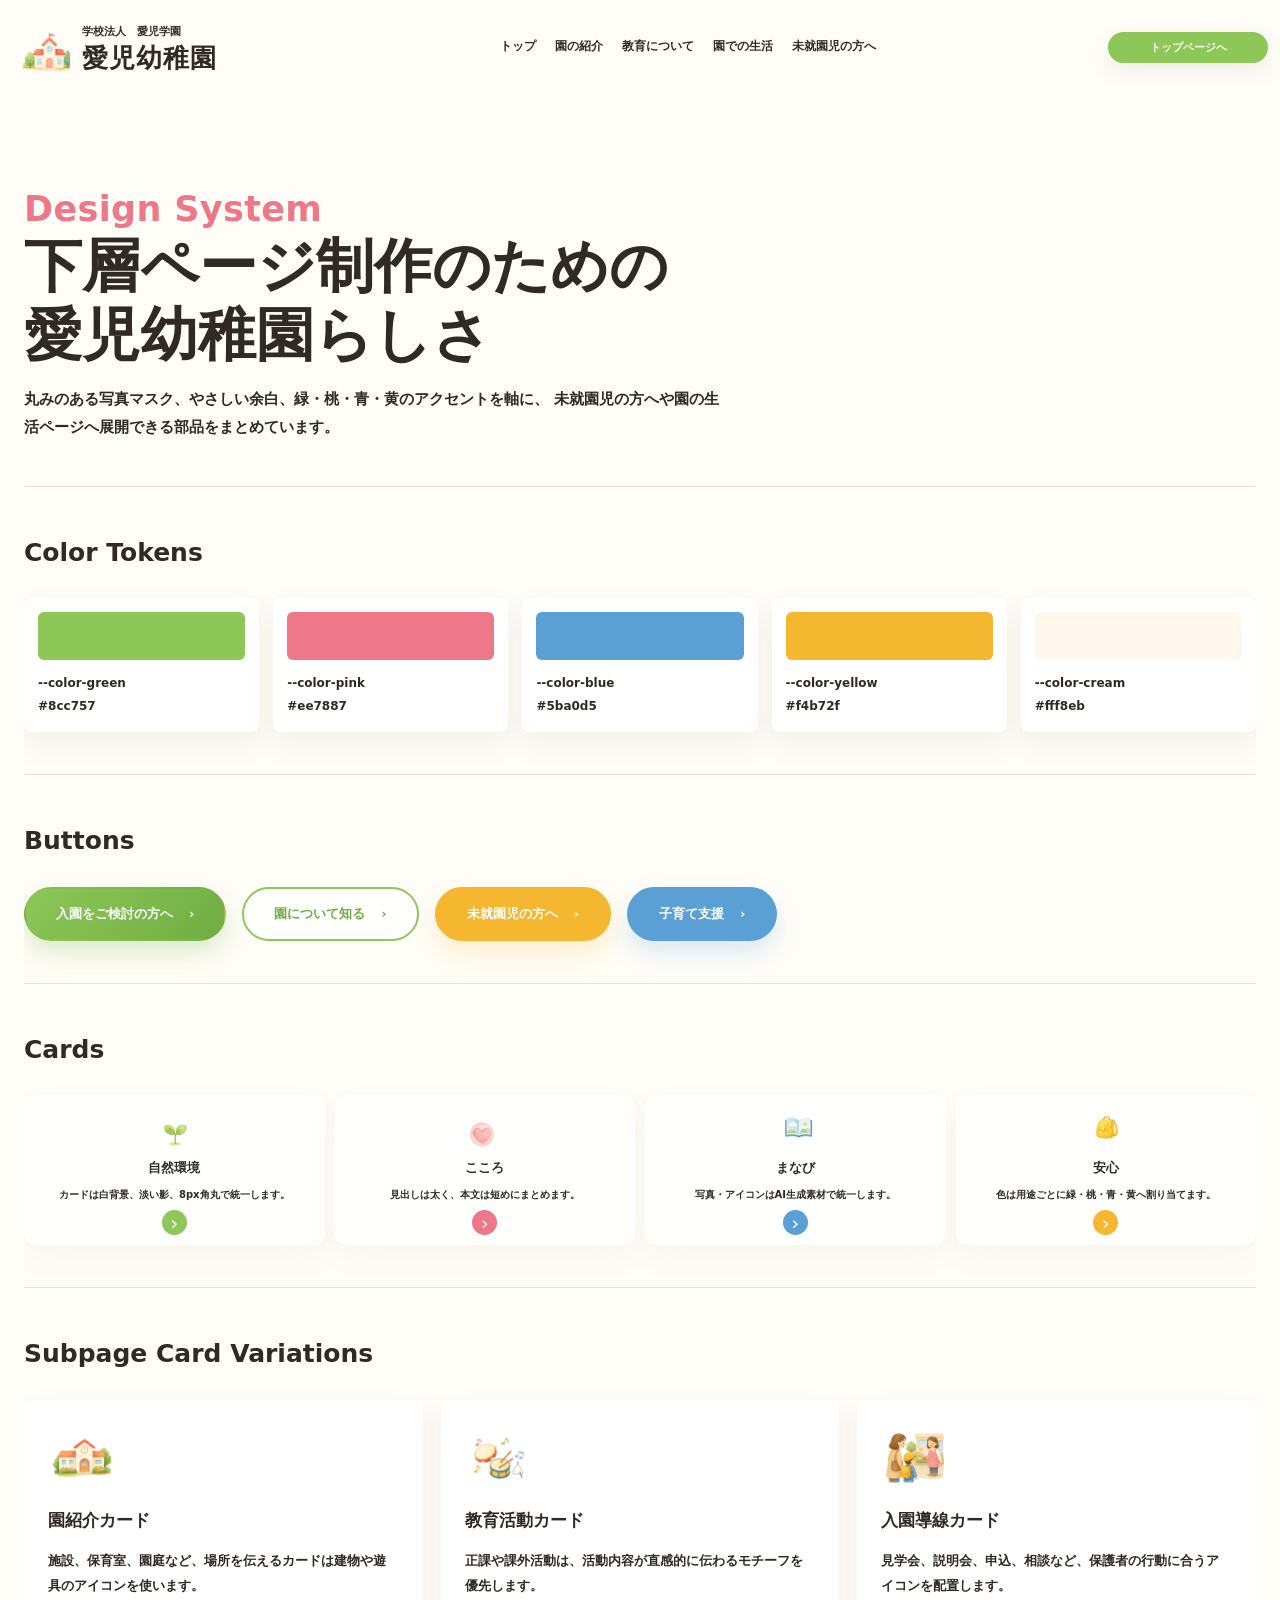
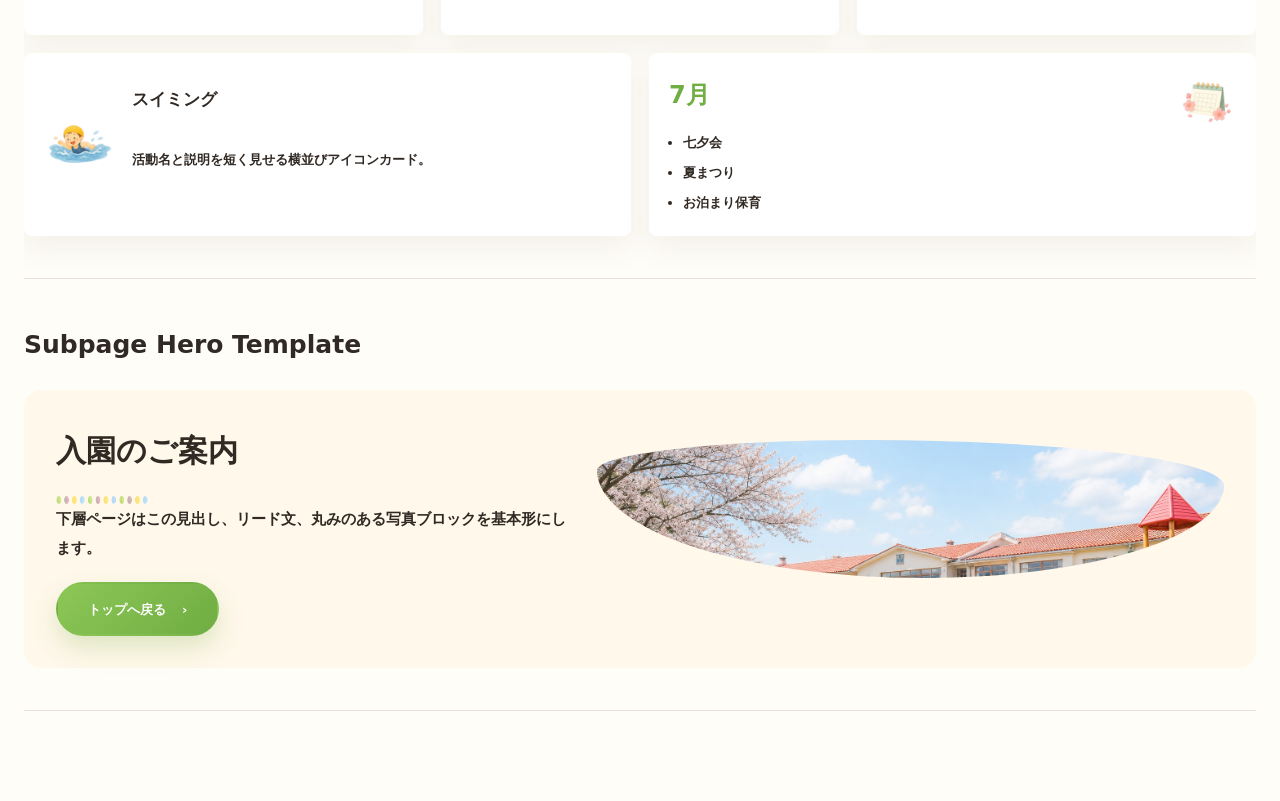
<file: design-system.html>
<!doctype html>
<html lang="ja">
  <head>
    <meta charset="utf-8">
    <meta name="viewport" content="width=device-width, initial-scale=1">
    <title>愛児幼稚園 デザインシステム</title>
    <link rel="stylesheet" href="./style.css">
  </head>
  <body class="system-page">
    <header class="site-header">
      <a class="brand" href="./index.html" aria-label="愛児幼稚園 トップ">
        <img class="brand__mark" src="./assets/images/icon-house.png" alt="" aria-hidden="true">
        <span class="brand__text">
          <span class="brand__eyebrow">学校法人　愛児学園</span>
          <span class="brand__name">愛児幼稚園</span>
        </span>
      </a>
      <nav class="site-nav" aria-label="デザインシステムメニュー">
        <a href="./index.html">トップ</a>
        <a href="./about.html">園の紹介</a>
        <a href="./concept.html">教育について</a>
        <a href="./annual.html">園での生活</a>
        <a href="./guide.html">未就園児の方へ</a>
      </nav>
      <div class="header-actions">
        <a class="header-pill header-pill--green" href="./index.html">トップページへ</a>
      </div>
    </header>

    <main class="system-main">
      <section class="system-hero">
        <p class="hero__kicker">Design System</p>
        <h1>下層ページ制作のための<br>愛児幼稚園らしさ</h1>
        <p>
          丸みのある写真マスク、やさしい余白、緑・桃・青・黄のアクセントを軸に、
          未就園児の方へや園の生活ページへ展開できる部品をまとめています。
        </p>
      </section>

      <section class="system-section" id="tokens">
        <h2>Color Tokens</h2>
        <div class="token-grid">
          <div class="token"><span style="background:#8cc757"></span>--color-green<br>#8cc757</div>
          <div class="token"><span style="background:#ee7887"></span>--color-pink<br>#ee7887</div>
          <div class="token"><span style="background:#5ba0d5"></span>--color-blue<br>#5ba0d5</div>
          <div class="token"><span style="background:#f4b72f"></span>--color-yellow<br>#f4b72f</div>
          <div class="token"><span style="background:#fff8eb"></span>--color-cream<br>#fff8eb</div>
        </div>
      </section>

      <section class="system-section" id="components">
        <h2>Buttons</h2>
        <div class="component-row">
          <a class="button button--primary" href="#">入園をご検討の方へ<span aria-hidden="true">›</span></a>
          <a class="button button--ghost" href="#">園について知る<span aria-hidden="true">›</span></a>
          <a class="button button--yellow" href="#">未就園児の方へ<span aria-hidden="true">›</span></a>
          <a class="button button--blue" href="#">子育て支援<span aria-hidden="true">›</span></a>
        </div>
      </section>

      <section class="system-section">
        <h2>Cards</h2>
        <div class="feature-grid">
          <article class="feature-card">
            <img class="feature-card__icon" src="./assets/images/icon-sprout.png" alt="" aria-hidden="true">
            <h3>自然環境</h3>
            <p>カードは白背景、淡い影、8px角丸で統一します。</p>
            <a class="mini-circle mini-circle--green" href="#" aria-label="自然環境">›</a>
          </article>
          <article class="feature-card">
            <img class="feature-card__icon" src="./assets/images/icon-heart.png" alt="" aria-hidden="true">
            <h3>こころ</h3>
            <p>見出しは太く、本文は短めにまとめます。</p>
            <a class="mini-circle mini-circle--pink" href="#" aria-label="こころ">›</a>
          </article>
          <article class="feature-card">
            <img class="feature-card__icon" src="./assets/images/icon-book.png" alt="" aria-hidden="true">
            <h3>まなび</h3>
            <p>写真・アイコンはAI生成素材で統一します。</p>
            <a class="mini-circle mini-circle--blue" href="#" aria-label="まなび">›</a>
          </article>
          <article class="feature-card">
            <img class="feature-card__icon" src="./assets/images/icon-bag.png" alt="" aria-hidden="true">
            <h3>安心</h3>
            <p>色は用途ごとに緑・桃・青・黄へ割り当てます。</p>
            <a class="mini-circle mini-circle--yellow" href="#" aria-label="安心">›</a>
          </article>
        </div>
      </section>

      <section class="system-section">
        <h2>Subpage Card Variations</h2>
        <div class="value-grid">
          <article class="value-card">
            <img src="./assets/images/card-icon-about-building.png" alt="" aria-hidden="true">
            <h3>園紹介カード</h3>
            <p>施設、保育室、園庭など、場所を伝えるカードは建物や遊具のアイコンを使います。</p>
          </article>
          <article class="value-card">
            <img src="./assets/images/card-icon-lesson-music.png" alt="" aria-hidden="true">
            <h3>教育活動カード</h3>
            <p>正課や課外活動は、活動内容が直感的に伝わるモチーフを優先します。</p>
          </article>
          <article class="value-card">
            <img src="./assets/images/card-icon-guide-tour.png" alt="" aria-hidden="true">
            <h3>入園導線カード</h3>
            <p>見学会、説明会、申込、相談など、保護者の行動に合うアイコンを配置します。</p>
          </article>
        </div>
        <div class="event-grid system-card-sample">
          <article class="event-card event-card--icon">
            <img src="./assets/images/card-icon-lesson-swimming.png" alt="" aria-hidden="true">
            <h3>スイミング</h3>
            <p>活動名と説明を短く見せる横並びアイコンカード。</p>
          </article>
          <article class="month-card">
            <img class="month-card__icon" src="./assets/images/card-icon-annual-calendar.png" alt="" aria-hidden="true">
            <h3>7月</h3>
            <ul><li>七夕会</li><li>夏まつり</li><li>お泊まり保育</li></ul>
          </article>
        </div>
      </section>

      <section class="system-section" id="template">
        <h2>Subpage Hero Template</h2>
        <div class="sample-subpage">
          <div>
            <div class="section-heading section-heading--left">
              <h3>入園のご案内</h3>
              <img class="heading-dots" src="./assets/images/heading-dots.png" alt="" aria-hidden="true">
            </div>
            <p>
              下層ページはこの見出し、リード文、丸みのある写真ブロックを基本形にします。
            </p>
            <a class="button button--primary" href="./index.html">トップへ戻る<span aria-hidden="true">›</span></a>
          </div>
          <figure class="blob-photo blob-photo--small">
            <img src="./assets/images/news-campus.png" alt="園舎イメージ">
          </figure>
        </div>
      </section>
    </main>
  </body>
</html>
</file>
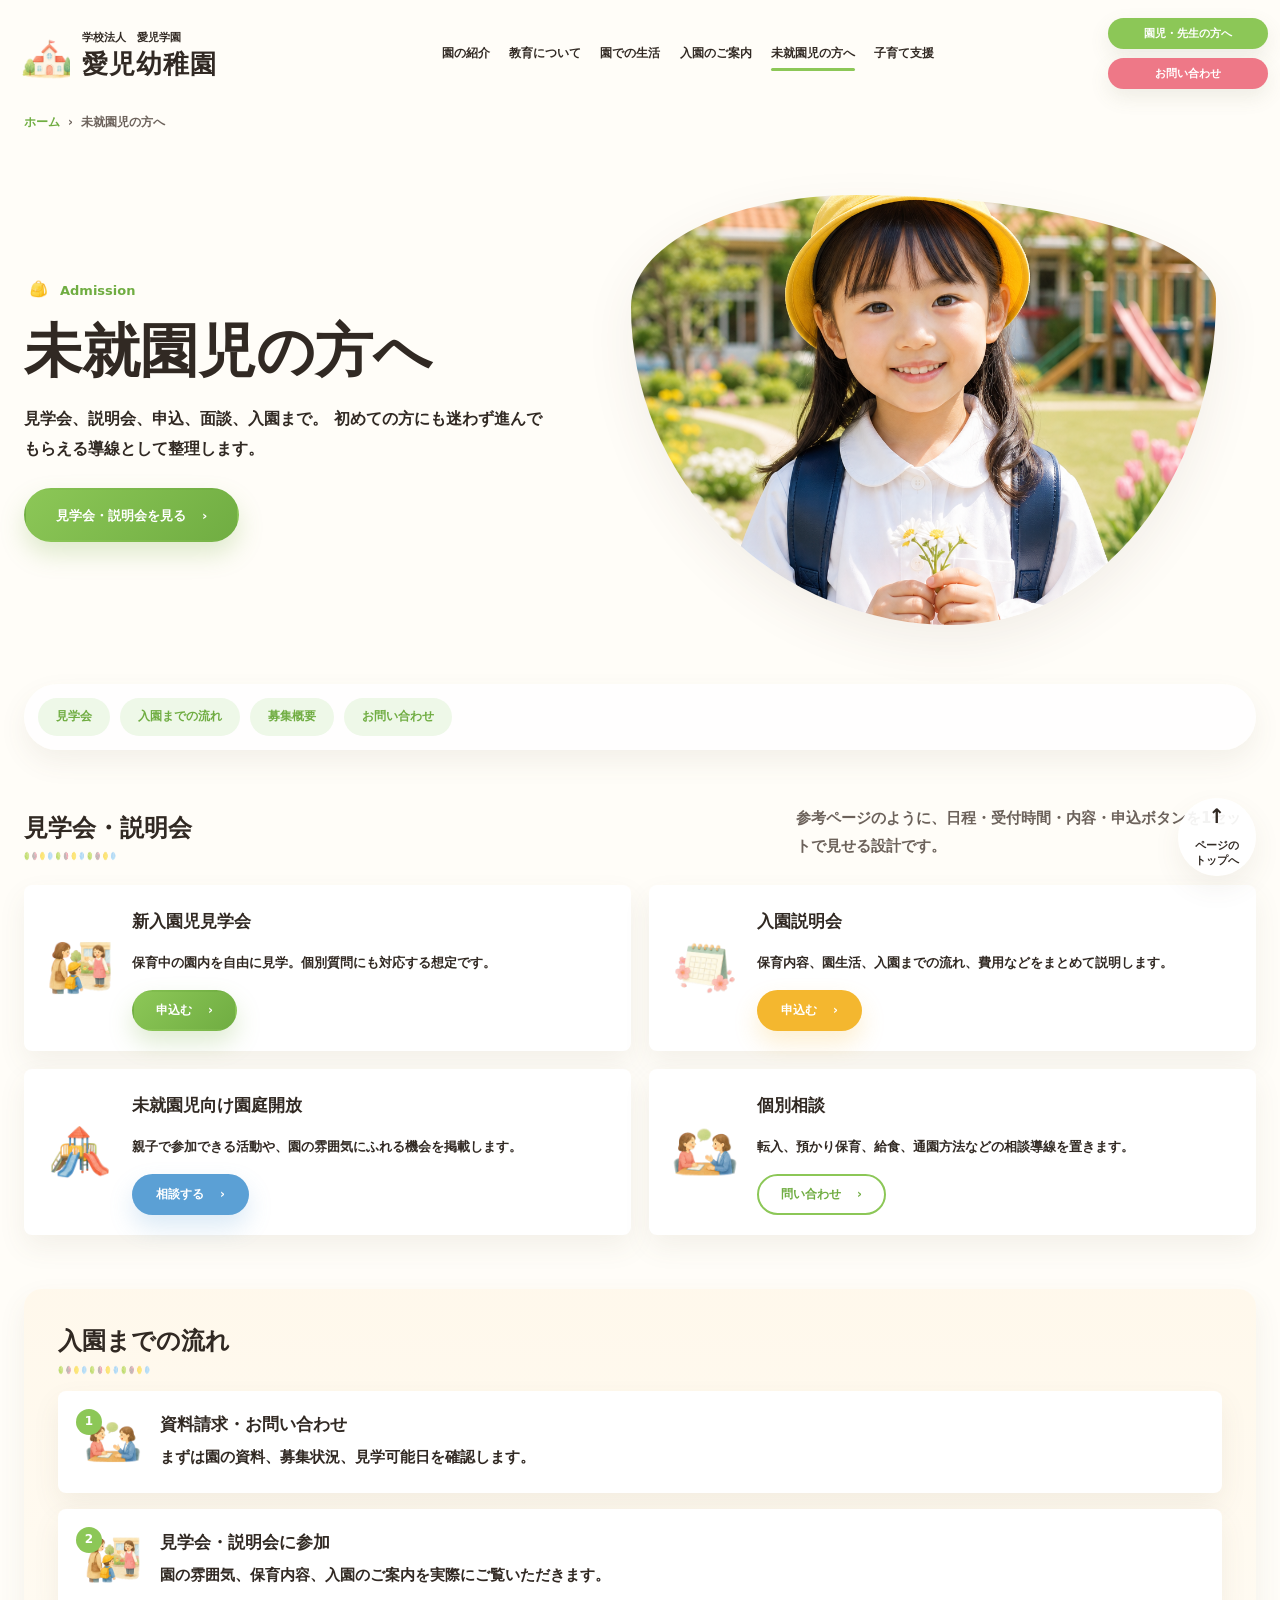
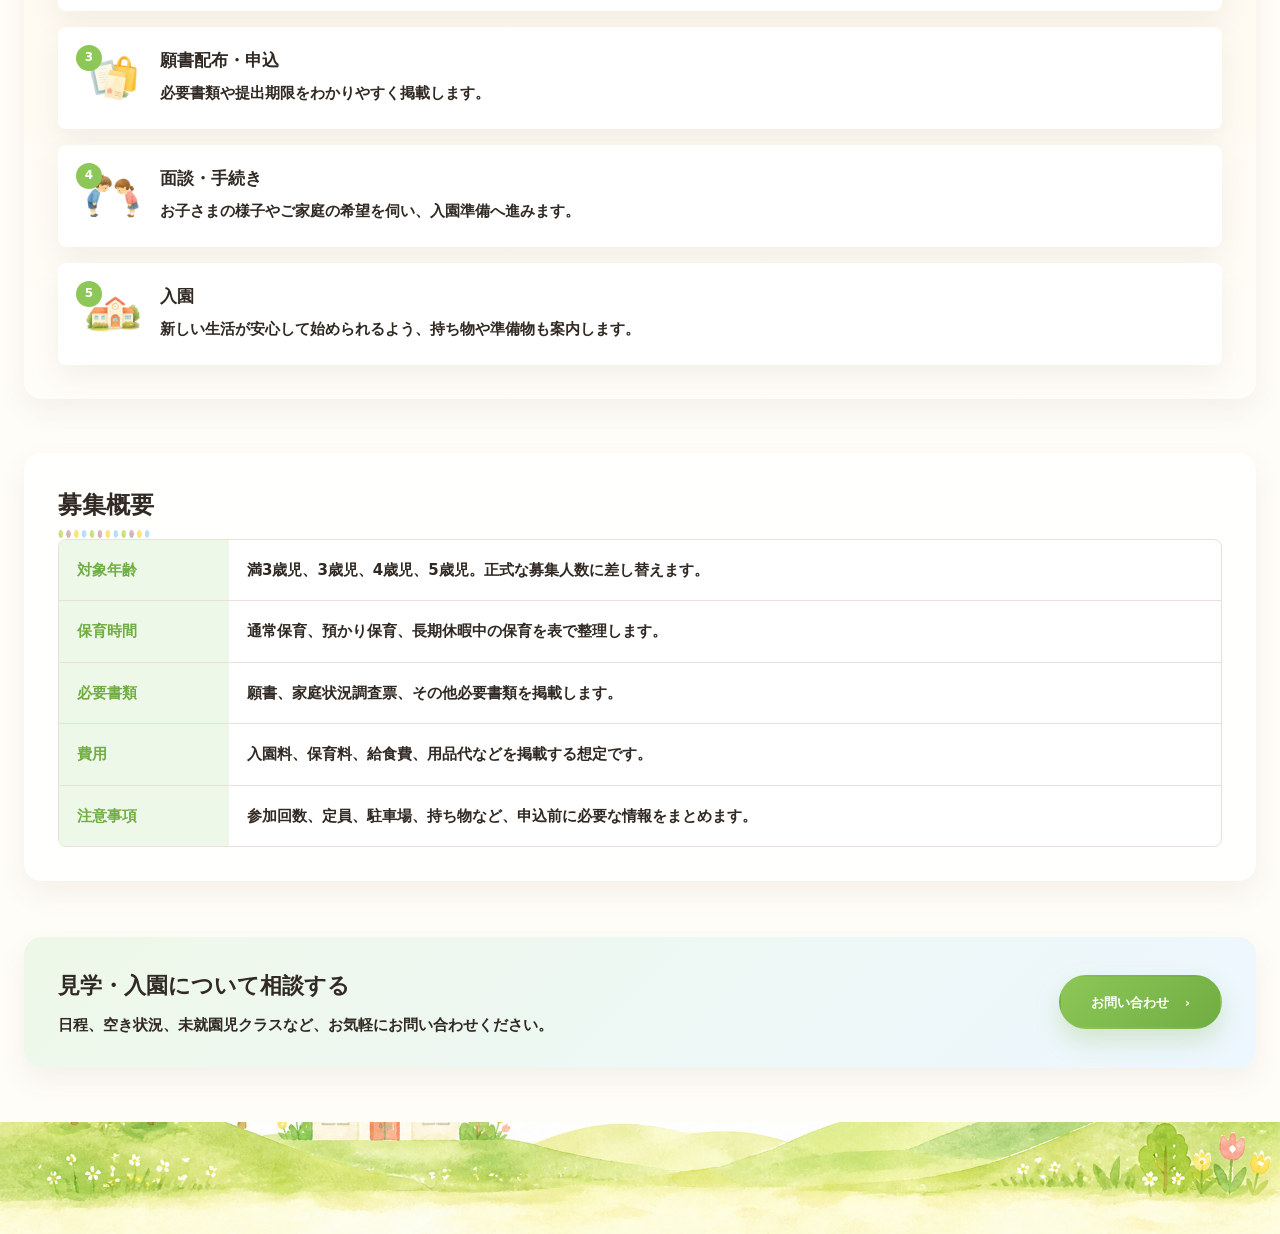
<file: guide.html>
<!doctype html>
<html lang="ja">
  <head>
    <meta charset="utf-8">
    <meta name="viewport" content="width=device-width, initial-scale=1">
    <title>未就園児の方へ | 愛児幼稚園</title>
    <meta name="description" content="愛児幼稚園の見学会、説明会、入園までの流れをご紹介します。">
    <link rel="stylesheet" href="./style.css">
  </head>
  <body>
    <header class="site-header" data-header>
      <a class="brand" href="./index.html" aria-label="愛児幼稚園 トップ">
        <img class="brand__mark" src="./assets/images/icon-house.png" alt="" aria-hidden="true">
        <span class="brand__text"><span class="brand__eyebrow">学校法人　愛児学園</span><span class="brand__name">愛児幼稚園</span></span>
      </a>
      <button class="nav-toggle" type="button" aria-expanded="false" aria-controls="site-nav" data-nav-toggle><span></span><span></span><span></span></button>
      <nav class="site-nav" id="site-nav" aria-label="主なメニュー" data-nav>
        <a href="./about.html">園の紹介</a>
        <a href="./concept.html">教育について</a>
        <a href="./annual.html">園での生活</a>
        <a href="./schedule.html">入園のご案内</a>
        <a href="./guide.html" aria-current="page">未就園児の方へ</a>
        <a href="./index.html#support">子育て支援</a>
      </nav>
      <div class="header-actions">
        <a class="header-pill header-pill--green" href="#">園児・先生の方へ</a>
        <a class="header-pill header-pill--pink" href="#contact">お問い合わせ</a>
      </div>
    </header>

    <main class="subpage-main">
      <nav class="breadcrumb" aria-label="パンくず"><a href="./index.html">ホーム</a><span>›</span><span>未就園児の方へ</span></nav>
      <section class="subpage-hero">
        <div class="subpage-hero__copy">
          <p class="eyebrow"><img src="./assets/images/icon-bag.png" alt="" aria-hidden="true">Admission</p>
          <h1>未就園児の方へ</h1>
          <p class="subpage-hero__lead">
            見学会、説明会、申込、面談、入園まで。
            初めての方にも迷わず進んでもらえる導線として整理します。
          </p>
          <a class="button button--primary" href="#tour">見学会・説明会を見る<span aria-hidden="true">›</span></a>
        </div>
        <figure class="subpage-hero__visual">
          <img src="./assets/images/card-admission.png" alt="未就園児の方へのイメージ">
          <img class="subpage-hero__deco" src="./assets/images/deco-bird-card.png" alt="" aria-hidden="true">
        </figure>
      </section>

      <nav class="page-tabs" aria-label="ページ内メニュー">
        <a href="#tour">見学会</a>
        <a href="#flow">入園までの流れ</a>
        <a href="#info">募集概要</a>
        <a href="#contact">お問い合わせ</a>
      </nav>

      <section class="page-section" id="tour">
        <div class="page-section__head">
          <div class="section-heading section-heading--left">
            <h2>見学会・説明会</h2>
            <img class="heading-dots" src="./assets/images/heading-dots.png" alt="" aria-hidden="true">
          </div>
          <p>参考ページのように、日程・受付時間・内容・申込ボタンを1セットで見せる設計です。</p>
        </div>
        <div class="event-grid">
          <article class="event-card event-card--icon">
            <img src="./assets/images/card-icon-guide-tour.png" alt="" aria-hidden="true">
            <h3>新入園児見学会</h3>
            <p>保育中の園内を自由に見学。個別質問にも対応する想定です。</p>
            <a class="button button--small button--primary" href="#contact">申込む<span aria-hidden="true">›</span></a>
          </article>
          <article class="event-card event-card--icon">
            <img src="./assets/images/card-icon-annual-calendar.png" alt="" aria-hidden="true">
            <h3>入園説明会</h3>
            <p>保育内容、園生活、入園までの流れ、費用などをまとめて説明します。</p>
            <a class="button button--small button--yellow" href="#contact">申込む<span aria-hidden="true">›</span></a>
          </article>
          <article class="event-card event-card--icon">
            <img src="./assets/images/card-icon-about-playground.png" alt="" aria-hidden="true">
            <h3>未就園児向け園庭開放</h3>
            <p>親子で参加できる活動や、園の雰囲気にふれる機会を掲載します。</p>
            <a class="button button--small button--blue" href="#contact">相談する<span aria-hidden="true">›</span></a>
          </article>
          <article class="event-card event-card--icon">
            <img src="./assets/images/card-icon-guide-consult.png" alt="" aria-hidden="true">
            <h3>個別相談</h3>
            <p>転入、預かり保育、給食、通園方法などの相談導線を置きます。</p>
            <a class="button button--small button--ghost" href="#contact">問い合わせ<span aria-hidden="true">›</span></a>
          </article>
        </div>
      </section>

      <section class="page-section soft-panel cream-panel" id="flow">
        <div class="section-heading section-heading--left">
          <h2>入園までの流れ</h2>
          <img class="heading-dots" src="./assets/images/heading-dots.png" alt="" aria-hidden="true">
        </div>
        <div class="guide-flow">
          <article class="guide-flow__item"><img class="guide-flow__icon" src="./assets/images/card-icon-guide-consult.png" alt="" aria-hidden="true"><div><h3>資料請求・お問い合わせ</h3><p>まずは園の資料、募集状況、見学可能日を確認します。</p></div></article>
          <article class="guide-flow__item"><img class="guide-flow__icon" src="./assets/images/card-icon-guide-tour.png" alt="" aria-hidden="true"><div><h3>見学会・説明会に参加</h3><p>園の雰囲気、保育内容、入園のご案内を実際にご覧いただきます。</p></div></article>
          <article class="guide-flow__item"><img class="guide-flow__icon" src="./assets/images/card-icon-guide-documents.png" alt="" aria-hidden="true"><div><h3>願書配布・申込</h3><p>必要書類や提出期限をわかりやすく掲載します。</p></div></article>
          <article class="guide-flow__item"><img class="guide-flow__icon" src="./assets/images/card-icon-lesson-manners.png" alt="" aria-hidden="true"><div><h3>面談・手続き</h3><p>お子さまの様子やご家庭の希望を伺い、入園準備へ進みます。</p></div></article>
          <article class="guide-flow__item"><img class="guide-flow__icon" src="./assets/images/card-icon-about-building.png" alt="" aria-hidden="true"><div><h3>入園</h3><p>新しい生活が安心して始められるよう、持ち物や準備物も案内します。</p></div></article>
        </div>
      </section>

      <section class="page-section soft-panel" id="info">
        <div class="section-heading section-heading--left">
          <h2>募集概要</h2>
          <img class="heading-dots" src="./assets/images/heading-dots.png" alt="" aria-hidden="true">
        </div>
        <dl class="overview-list">
          <dt>対象年齢</dt><dd>満3歳児、3歳児、4歳児、5歳児。正式な募集人数に差し替えます。</dd>
          <dt>保育時間</dt><dd>通常保育、預かり保育、長期休暇中の保育を表で整理します。</dd>
          <dt>必要書類</dt><dd>願書、家庭状況調査票、その他必要書類を掲載します。</dd>
          <dt>費用</dt><dd>入園料、保育料、給食費、用品代などを掲載する想定です。</dd>
          <dt>注意事項</dt><dd>参加回数、定員、駐車場、持ち物など、申込前に必要な情報をまとめます。</dd>
        </dl>
      </section>

      <section class="page-cta" id="contact">
        <div>
          <h2>見学・入園について相談する</h2>
          <p>日程、空き状況、未就園児クラスなど、お気軽にお問い合わせください。</p>
        </div>
        <a class="button button--primary" href="mailto:info@example.com">お問い合わせ<span aria-hidden="true">›</span></a>
      </section>
    </main>

    <footer class="site-footer">
      <img src="./assets/images/footer-landscape.png" alt="" aria-hidden="true">
      <button class="to-top" type="button" data-to-top aria-label="ページのトップへ戻る"><span aria-hidden="true">↑</span>ページの<br>トップへ</button>
    </footer>
    <script src="./script.js"></script>
  </body>
</html>
</file>
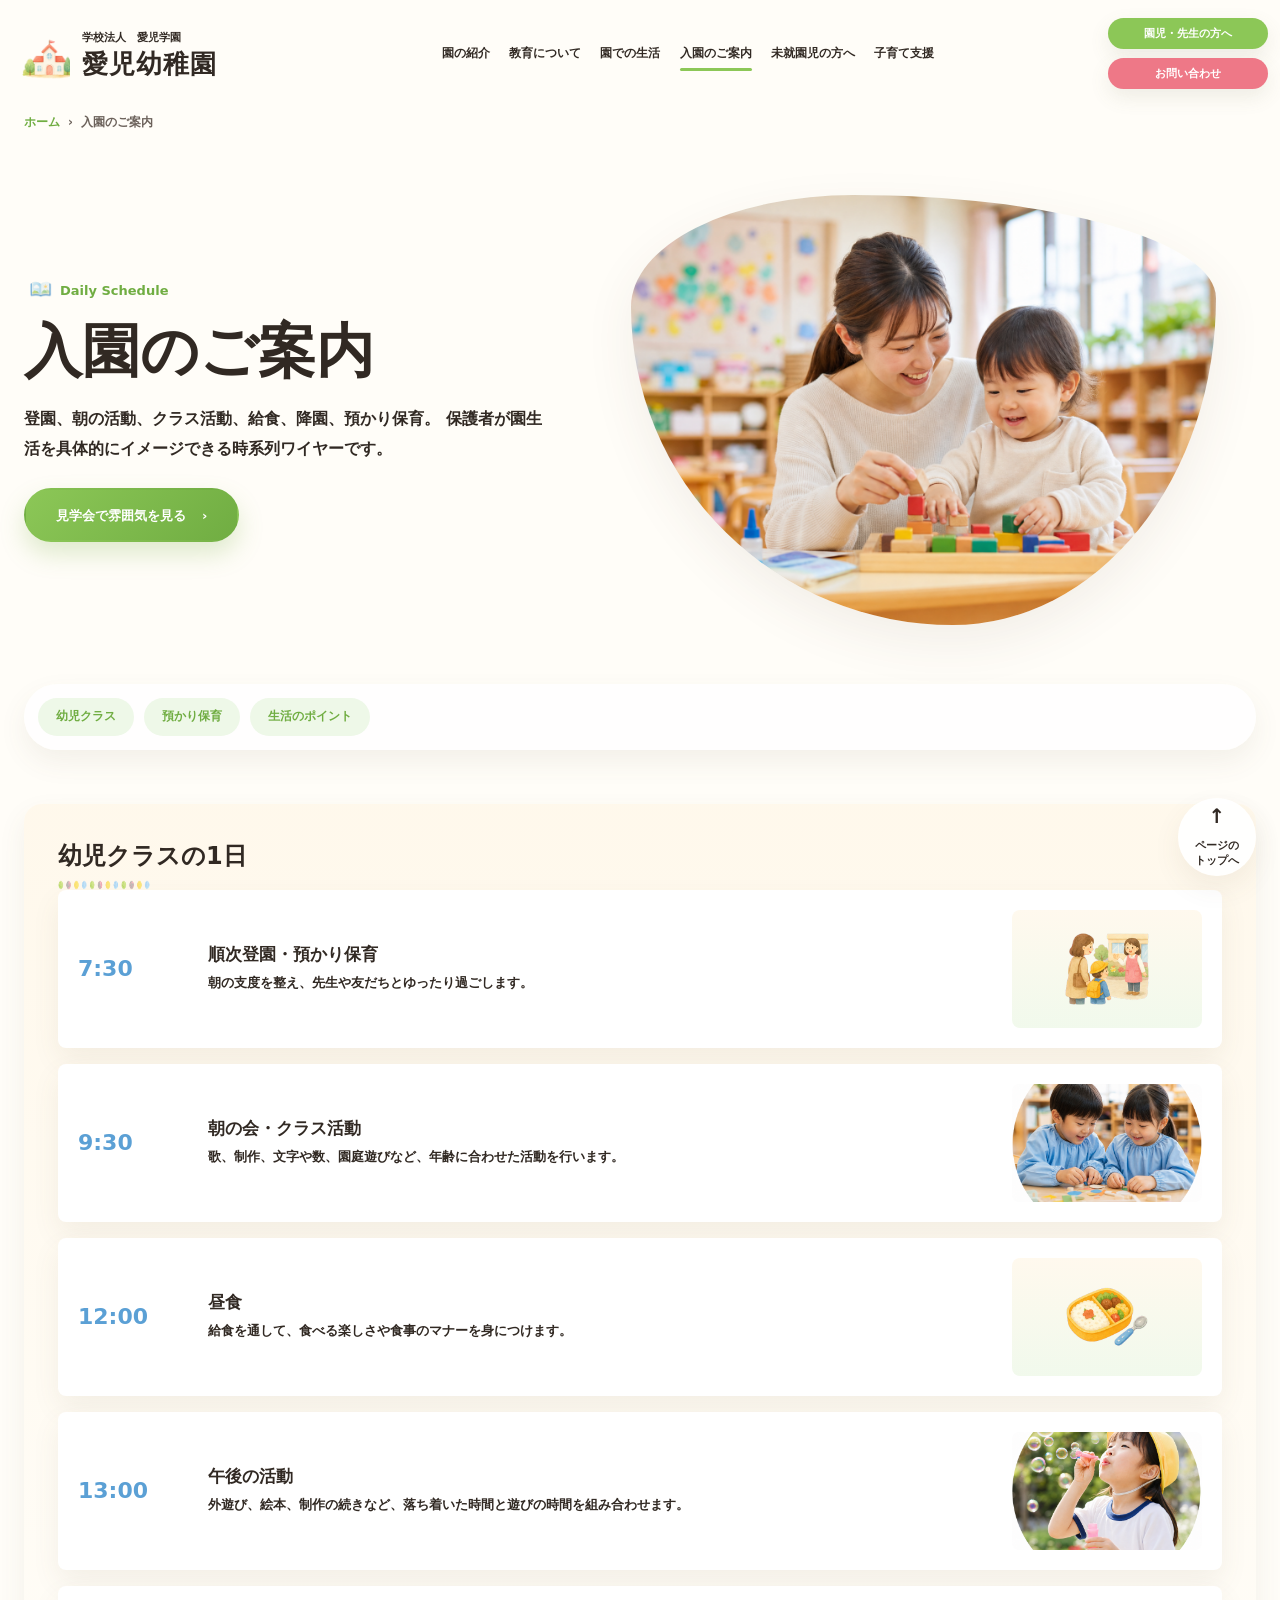
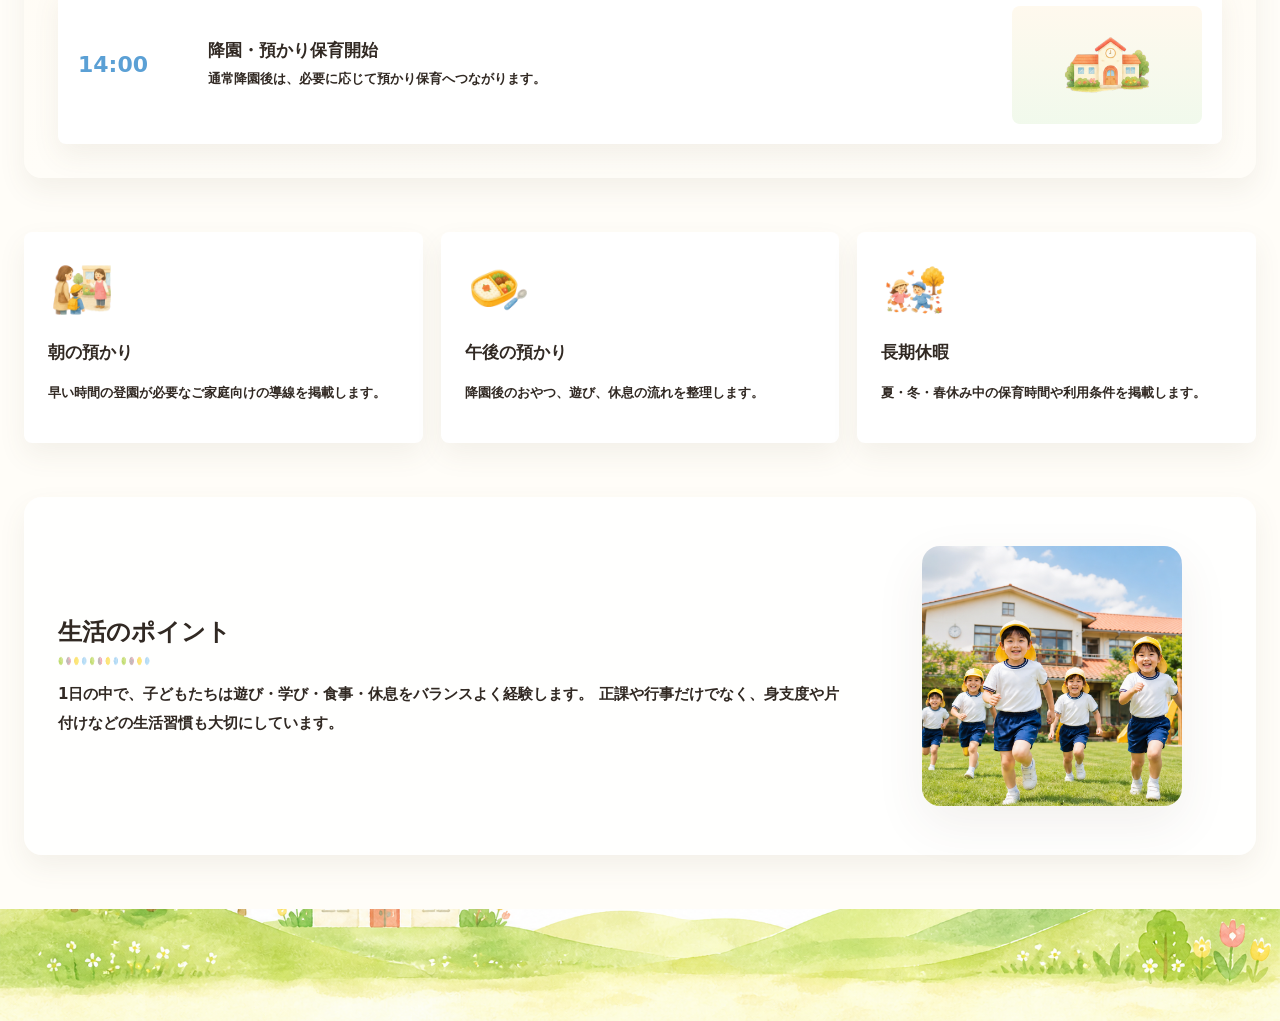
<file: schedule.html>
<!doctype html>
<html lang="ja">
  <head>
    <meta charset="utf-8">
    <meta name="viewport" content="width=device-width, initial-scale=1">
    <title>入園のご案内 | 愛児幼稚園</title>
    <meta name="description" content="愛児幼稚園の登園から降園、預かり保育までの入園のご案内をご紹介します。">
    <link rel="stylesheet" href="./style.css">
  </head>
  <body>
    <header class="site-header" data-header>
      <a class="brand" href="./index.html" aria-label="愛児幼稚園 トップ">
        <img class="brand__mark" src="./assets/images/icon-house.png" alt="" aria-hidden="true">
        <span class="brand__text"><span class="brand__eyebrow">学校法人　愛児学園</span><span class="brand__name">愛児幼稚園</span></span>
      </a>
      <button class="nav-toggle" type="button" aria-expanded="false" aria-controls="site-nav" data-nav-toggle><span></span><span></span><span></span></button>
      <nav class="site-nav" id="site-nav" aria-label="主なメニュー" data-nav>
        <a href="./about.html">園の紹介</a>
        <a href="./concept.html">教育について</a>
        <a href="./annual.html">園での生活</a>
        <a href="./schedule.html" aria-current="page">入園のご案内</a>
        <a href="./guide.html">未就園児の方へ</a>
        <a href="./index.html#support">子育て支援</a>
      </nav>
      <div class="header-actions">
        <a class="header-pill header-pill--green" href="#">園児・先生の方へ</a>
        <a class="header-pill header-pill--pink" href="./guide.html#contact">お問い合わせ</a>
      </div>
    </header>

    <main class="subpage-main">
      <nav class="breadcrumb" aria-label="パンくず"><a href="./index.html">ホーム</a><span>›</span><span>入園のご案内</span></nav>
      <section class="subpage-hero">
        <div class="subpage-hero__copy">
          <p class="eyebrow"><img src="./assets/images/icon-book.png" alt="" aria-hidden="true">Daily Schedule</p>
          <h1>入園のご案内</h1>
          <p class="subpage-hero__lead">
            登園、朝の活動、クラス活動、給食、降園、預かり保育。
            保護者が園生活を具体的にイメージできる時系列ワイヤーです。
          </p>
          <a class="button button--primary" href="./guide.html#tour">見学会で雰囲気を見る<span aria-hidden="true">›</span></a>
        </div>
        <figure class="subpage-hero__visual">
          <img src="./assets/images/card-prekindergarten.png" alt="親子活動のイメージ">
          <img class="subpage-hero__deco" src="./assets/images/deco-dot-yellow.png" alt="" aria-hidden="true">
        </figure>
      </section>

      <nav class="page-tabs" aria-label="ページ内メニュー">
        <a href="#daily">幼児クラス</a>
        <a href="#care">預かり保育</a>
        <a href="#point">生活のポイント</a>
      </nav>

      <section class="page-section soft-panel cream-panel" id="daily">
        <div class="section-heading section-heading--left">
          <h2>幼児クラスの1日</h2>
          <img class="heading-dots" src="./assets/images/heading-dots.png" alt="" aria-hidden="true">
        </div>
        <div class="schedule-track">
          <article class="schedule-step">
            <div class="schedule-time">7:30</div>
            <div><h3>順次登園・預かり保育</h3><p>朝の支度を整え、先生や友だちとゆったり過ごします。</p></div>
            <img src="./assets/images/card-icon-guide-tour.png" alt="登園のイメージ">
          </article>
          <article class="schedule-step">
            <div class="schedule-time">9:30</div>
            <div><h3>朝の会・クラス活動</h3><p>歌、制作、文字や数、園庭遊びなど、年齢に合わせた活動を行います。</p></div>
            <img src="./assets/images/philosophy-craft-circle.png" alt="制作活動のイメージ">
          </article>
          <article class="schedule-step">
            <div class="schedule-time">12:00</div>
            <div><h3>昼食</h3><p>給食を通して、食べる楽しさや食事のマナーを身につけます。</p></div>
            <img src="./assets/images/card-icon-lunch.png" alt="昼食のイメージ">
          </article>
          <article class="schedule-step">
            <div class="schedule-time">13:00</div>
            <div><h3>午後の活動</h3><p>外遊び、絵本、制作の続きなど、落ち着いた時間と遊びの時間を組み合わせます。</p></div>
            <img src="./assets/images/philosophy-bubbles-circle.png" alt="外遊びのイメージ">
          </article>
          <article class="schedule-step">
            <div class="schedule-time">14:00</div>
            <div><h3>降園・預かり保育開始</h3><p>通常降園後は、必要に応じて預かり保育へつながります。</p></div>
            <img src="./assets/images/card-icon-about-building.png" alt="園舎のイメージ">
          </article>
        </div>
      </section>

      <section class="page-section" id="care">
        <div class="value-grid">
          <article class="value-card">
            <img src="./assets/images/card-icon-guide-tour.png" alt="" aria-hidden="true">
            <h3>朝の預かり</h3>
            <p>早い時間の登園が必要なご家庭向けの導線を掲載します。</p>
          </article>
          <article class="value-card">
            <img src="./assets/images/card-icon-lunch.png" alt="" aria-hidden="true">
            <h3>午後の預かり</h3>
            <p>降園後のおやつ、遊び、休息の流れを整理します。</p>
          </article>
          <article class="value-card">
            <img src="./assets/images/card-icon-annual-season.png" alt="" aria-hidden="true">
            <h3>長期休暇</h3>
            <p>夏・冬・春休み中の保育時間や利用条件を掲載します。</p>
          </article>
        </div>
      </section>

      <section class="page-section soft-panel split-section" id="point">
        <div class="text-stack">
          <div class="section-heading section-heading--left">
            <h2>生活のポイント</h2>
            <img class="heading-dots" src="./assets/images/heading-dots.png" alt="" aria-hidden="true">
          </div>
          <p>
            1日の中で、子どもたちは遊び・学び・食事・休息をバランスよく経験します。
            正課や行事だけでなく、身支度や片付けなどの生活習慣も大切にしています。
          </p>
        </div>
        <figure class="photo-card">
          <img src="./assets/images/hero-children-running.png" alt="園庭遊びのイメージ">
        </figure>
      </section>
    </main>

    <footer class="site-footer">
      <img src="./assets/images/footer-landscape.png" alt="" aria-hidden="true">
      <button class="to-top" type="button" data-to-top aria-label="ページのトップへ戻る"><span aria-hidden="true">↑</span>ページの<br>トップへ</button>
    </footer>
    <script src="./script.js"></script>
  </body>
</html>
</file>
<file: style.css>
:root {
  --font-sans: "Hiragino Maru Gothic ProN", "Yu Gothic", "YuGothic", "Noto Sans JP", system-ui, sans-serif;
  --color-ink: #312923;
  --color-hero-heading: #34435a;
  --color-muted: #6c625b;
  --color-line: #eadfda;
  --color-paper: #fffdf8;
  --color-cream: #fff8eb;
  --color-green: #8cc757;
  --color-green-deep: #70ad42;
  --color-green-soft: #eef8e8;
  --color-pink: #ee7887;
  --color-pink-deep: #ed6f79;
  --color-pink-soft: #fff0f2;
  --color-blue: #5ba0d5;
  --color-blue-soft: #edf7ff;
  --color-yellow: #f4b72f;
  --color-yellow-soft: #fff8dd;
  --shadow-soft: 0 18px 50px rgba(94, 69, 46, 0.08);
  --shadow-card: 0 12px 28px rgba(96, 83, 66, 0.08);
  --radius-card: 8px;
  --radius-panel: 18px;
  --container: 1240px;
  --header-container: 1360px;
  --page-gutter: clamp(32px, 6vw, 64px);
  --section-space: 64px;
  --hero-mask: url("data:image/svg+xml,%3Csvg xmlns='http://www.w3.org/2000/svg' viewBox='0 0 780 384' preserveAspectRatio='none'%3E%3Cpath fill='%23fff' d='M96 6 L780 0 L780 342 C672 382 624 312 492 340 C384 366 330 322 196 344 C150 351 112 340 100 300 C92 268 96 232 108 196 C126 136 80 58 96 6 Z'/%3E%3C/svg%3E");
  --news-photo-mask: url("data:image/svg+xml,%3Csvg xmlns='http://www.w3.org/2000/svg' viewBox='0 0 300 200' preserveAspectRatio='none'%3E%3Cpath fill='%23fff' d='M150 6 C246 6 294 36 294 100 C294 164 246 194 150 194 C54 194 6 164 6 100 C6 36 54 6 150 6 Z'/%3E%3C/svg%3E");
}

* {
  box-sizing: border-box;
}

html {
  scroll-behavior: smooth;
}

body {
  margin: 0;
  color: var(--color-ink);
  background: var(--color-paper);
  font-family: var(--font-sans);
  font-size: 15px;
  line-height: 1.9;
  letter-spacing: 0;
}

img {
  display: block;
  max-width: 100%;
}

a {
  color: inherit;
  text-decoration: none;
}

button,
input,
textarea,
select {
  font: inherit;
}

.site-header {
  position: sticky;
  top: 0;
  z-index: 20;
  display: grid;
  grid-template-columns: auto 1fr auto;
  align-items: center;
  gap: clamp(14px, 1.8vw, 30px);
  width: 100%;
  margin: 0;
  padding: 18px max(12px, calc((100% - var(--header-container)) / 2)) 10px;
  background: rgba(255, 253, 248, 0.92);
  backdrop-filter: blur(16px);
}

.brand {
  display: inline-flex;
  align-items: center;
  gap: 12px;
  min-width: clamp(218px, 20vw, 285px);
}

.brand__mark {
  flex: 0 0 58px;
  width: 58px;
  height: 58px;
  object-fit: contain;
}

.brand__text {
  display: grid;
  gap: 1px;
}

.brand__eyebrow {
  font-size: 11px;
  font-weight: 700;
}

.brand__name {
  font-size: clamp(26px, 2.05vw, 33px);
  font-weight: 900;
  letter-spacing: 0.04em;
  line-height: 1.08;
}

.site-nav {
  display: flex;
  justify-content: center;
  align-items: center;
  gap: clamp(10px, 1.5vw, 28px);
  font-size: clamp(11px, 0.9vw, 14px);
  font-weight: 800;
  white-space: nowrap;
}

.site-nav a {
  position: relative;
  padding: 8px 0;
}

.site-nav a::after {
  position: absolute;
  left: 0;
  bottom: 1px;
  width: 100%;
  height: 3px;
  border-radius: 999px;
  background: var(--color-green);
  content: "";
  opacity: 0;
  transform: translateY(5px);
  transition: opacity 0.2s ease, transform 0.2s ease;
}

.site-nav a:hover::after,
.site-nav a:focus-visible::after,
.site-nav a[aria-current="page"]::after {
  opacity: 1;
  transform: translateY(0);
}

.header-actions {
  display: grid;
  gap: 9px;
}

.header-pill {
  min-width: clamp(150px, 12.5vw, 174px);
  padding: 10px 18px;
  border-radius: 999px;
  color: #fff;
  font-size: clamp(11px, 0.84vw, 13px);
  font-weight: 900;
  line-height: 1;
  text-align: center;
  box-shadow: 0 8px 20px rgba(116, 113, 84, 0.12);
}

.header-pill--green {
  background: var(--color-green);
}

.header-pill--pink {
  background: var(--color-pink);
}

.nav-toggle {
  display: none;
  width: 44px;
  height: 44px;
  border: 0;
  border-radius: 999px;
  background: var(--color-green);
  cursor: pointer;
}

.nav-toggle span {
  display: block;
  width: 20px;
  height: 2px;
  margin: 4px auto;
  border-radius: 999px;
  background: #fff;
}

main {
  overflow: hidden;
}

.hero,
.important,
.news-panel,
.philosophy,
.features,
.link-cards,
.closing {
  width: min(var(--container), calc(100% - var(--page-gutter)));
  margin-inline: auto;
}

.hero {
  position: relative;
  min-height: clamp(360px, 37.5vw, 430px);
  padding: 0;
}

.hero::before {
  position: absolute;
  top: 0;
  bottom: 0;
  left: calc(50% - 50vw);
  z-index: 0;
  width: 100vw;
  background: var(--color-cream);
  content: "";
}

.hero__copy {
  position: absolute;
  left: clamp(30px, 3vw, 38px);
  top: clamp(58px, 7.5vw, 78px);
  z-index: 2;
  width: 300px;
  padding-left: 0;
}

.hero__kicker {
  margin: 0 0 4px;
  color: var(--color-pink);
  font-size: clamp(27px, 2.75vw, 35px);
  font-weight: 900;
  line-height: 1.25;
  letter-spacing: 0.01em;
  white-space: nowrap;
}

.hero__kicker-soft {
  color: var(--color-pink);
}

.hero__kicker-strong {
  color: var(--color-blue);
}

.hero h1 {
  margin: 0 0 20px;
  color: var(--color-hero-heading);
  font-size: clamp(29px, 3.05vw, 38px);
  font-weight: 900;
  line-height: 1.22;
  white-space: nowrap;
}

.hero__lead {
  margin: 0 0 18px;
  font-size: 13px;
  font-weight: 700;
  line-height: 1.9;
}

.hero__buttons {
  display: grid;
  gap: 13px;
  width: min(168px, 100%);
}

.hero__buttons .button {
  min-height: 38px;
  padding: 0 18px;
  font-size: 11px;
  gap: 10px;
}

.button {
  display: inline-flex;
  align-items: center;
  justify-content: center;
  gap: 16px;
  min-height: 54px;
  padding: 0 30px;
  border: 2px solid transparent;
  border-radius: 999px;
  font-size: 13px;
  font-weight: 900;
  line-height: 1;
  white-space: nowrap;
  transition: transform 0.2s ease, box-shadow 0.2s ease, background 0.2s ease;
}

.button:hover,
.button:focus-visible {
  transform: translateY(-2px);
}

.button--primary {
  color: #fff;
  background: linear-gradient(135deg, var(--color-green), var(--color-green-deep));
  box-shadow: 0 12px 24px rgba(126, 181, 75, 0.25);
}

.button--pink {
  color: #fff;
  background: linear-gradient(135deg, var(--color-pink), var(--color-pink-deep));
  box-shadow: 0 12px 24px rgba(238, 120, 135, 0.26);
}

.button--ghost {
  color: var(--color-green-deep);
  background: rgba(255, 255, 255, 0.86);
  border-color: var(--color-green);
}

.button--yellow {
  color: #fff;
  background: var(--color-yellow);
  box-shadow: 0 12px 24px rgba(244, 183, 47, 0.22);
}

.button--blue {
  color: #fff;
  background: var(--color-blue);
  box-shadow: 0 12px 24px rgba(91, 160, 213, 0.22);
}

.button--small {
  min-height: 41px;
  padding: 0 22px;
  font-size: 12px;
}

.hero__visual {
  position: absolute;
  top: 0;
  left: clamp(216px, 24%, 318px);
  right: calc((100vw - min(var(--container), calc(100vw - var(--page-gutter)))) / -2);
  z-index: 1;
  height: clamp(360px, 37.5vw, 430px);
  overflow: hidden;
  -webkit-mask-image: var(--hero-mask);
  mask-image: var(--hero-mask);
  -webkit-mask-size: 100% 100%;
  mask-size: 100% 100%;
  -webkit-mask-repeat: no-repeat;
  mask-repeat: no-repeat;
}

.hero__visual img {
  width: 100%;
  height: 100%;
  object-fit: cover;
  object-position: 51% 50%;
}

.deco {
  position: absolute;
  z-index: 2;
  display: block;
  object-fit: contain;
  pointer-events: none;
}

.deco--bird {
  left: 22px;
  top: 24px;
  width: 58px;
  height: 58px;
  transform: rotate(-14deg);
}

.deco-dot {
  width: 66px;
  height: 66px;
}

.deco-dot--cream {
  left: 246px;
  bottom: 24px;
}

.deco-leaf {
  left: -20px;
  bottom: 18px;
  width: 98px;
  height: 82px;
  transform: rotate(-18deg);
}

.deco-flower--hero {
  left: 286px;
  bottom: 42px;
  width: 58px;
  height: 58px;
}

.important {
  display: grid;
  grid-template-columns: 260px minmax(0, 1fr) 160px;
  align-items: center;
  min-height: 82px;
  margin-top: 46px;
  padding: 0 22px 0 0;
  border-radius: 22px;
  background:
    linear-gradient(90deg, rgba(255, 229, 231, 0.96), rgba(255, 247, 246, 0.88)),
    #fff;
  box-shadow: 0 14px 34px rgba(238, 120, 135, 0.09);
}

.important__label {
  display: flex;
  align-items: center;
  justify-content: center;
  gap: 14px;
  align-self: stretch;
  min-height: 82px;
  border-radius: 22px;
  color: #fff;
  background: linear-gradient(135deg, var(--color-pink), var(--color-pink-deep));
  font-size: 18px;
  font-weight: 900;
}

.important__bell {
  width: 48px;
  height: 48px;
  object-fit: contain;
  filter: brightness(0) invert(1);
}

.important__body {
  padding: 0 34px;
}

.important__title {
  display: flex;
  gap: 14px;
  align-items: center;
  margin: 0 0 2px;
  font-size: 16px;
  font-weight: 900;
}

.important__tag {
  display: inline-flex;
  align-items: center;
  justify-content: center;
  min-width: 54px;
  min-height: 25px;
  padding: 0 12px;
  border-radius: 4px;
  color: #fff;
  background: var(--color-pink);
  font-size: 12px;
}

.important__body p:last-child {
  margin: 0;
  font-size: 13px;
  font-weight: 700;
}

.important__more {
  display: inline-flex;
  align-items: center;
  justify-content: center;
  justify-self: end;
  gap: 16px;
  min-width: 150px;
  min-height: 45px;
  padding: 0 18px;
  border: 2px solid #f39aaa;
  border-radius: 999px;
  color: var(--color-pink);
  background: #fff9f9;
  font-size: 13px;
  font-weight: 900;
  cursor: pointer;
}

.important__more span {
  display: grid;
  place-items: center;
  width: 25px;
  height: 25px;
  border: 1px solid currentColor;
  border-radius: 50%;
  font-size: 18px;
  line-height: 1;
}

.news-panel {
  display: grid;
  grid-template-columns: 310px 1fr;
  gap: 30px;
  margin-top: 58px;
  padding: 32px 26px 30px;
  border: 1px solid var(--color-line);
  border-radius: var(--radius-panel);
  background: rgba(255, 255, 255, 0.84);
  box-shadow: 0 12px 30px rgba(113, 88, 66, 0.04);
}

.section-heading {
  display: grid;
  gap: 6px;
}

.section-heading h2 {
  margin: 0;
  font-size: 24px;
  font-weight: 900;
  line-height: 1.35;
}

.heading-dots {
  display: block;
  width: 92px;
  height: 10px;
  object-fit: fill;
}

.section-heading--center {
  justify-items: center;
  text-align: center;
}

.heading-sprout {
  width: 32px;
  height: 32px;
  margin-top: -2px;
  object-fit: contain;
}

.section-heading--inline {
  display: flex;
  align-items: center;
  gap: 12px;
}

.blob-photo {
  margin: 18px 0 0;
  overflow: hidden;
  border-radius: 43% 57% 48% 52% / 22% 33% 67% 78%;
}

.blob-photo--small {
  height: 138px;
}

.blob-photo img {
  width: 100%;
  height: 100%;
  object-fit: cover;
}

.news-panel__media .blob-photo {
  height: 196px;
  border-radius: 0;
  -webkit-mask-image: var(--news-photo-mask);
  mask-image: var(--news-photo-mask);
  -webkit-mask-size: 100% 100%;
  mask-size: 100% 100%;
  -webkit-mask-repeat: no-repeat;
  mask-repeat: no-repeat;
}

.news-list {
  display: grid;
  align-content: start;
  padding-top: 0;
}

.news-row {
  display: grid;
  grid-template-columns: 84px 70px minmax(0, 1fr) 16px;
  align-items: center;
  gap: 10px;
  min-height: 33px;
  border-bottom: 1px solid var(--color-line);
  font-size: 12.5px;
  font-weight: 800;
}

.news-row time {
  color: var(--color-muted);
  font-size: 12px;
}

.news-row b {
  color: var(--color-yellow);
  font-size: 23px;
  font-weight: 400;
}

.news-row > span:not(.tag) {
  overflow: hidden;
  text-overflow: ellipsis;
  white-space: nowrap;
}

.tag {
  display: inline-flex;
  justify-content: center;
  min-width: 66px;
  padding: 2px 9px;
  border-radius: 999px;
  color: #fff;
  font-size: 10px;
  font-weight: 900;
  line-height: 1.35;
}

.tag--green {
  background: var(--color-green);
}

.tag--pink {
  background: var(--color-pink);
}

.tag--blue {
  background: var(--color-blue);
}

.tag--yellow {
  background: var(--color-yellow);
}

.news-list__button {
  width: 230px;
  min-height: 36px;
  margin-top: 8px;
  justify-self: end;
}

.philosophy {
  position: relative;
  display: grid;
  grid-template-columns: 1fr 1.08fr;
  gap: 24px;
  margin-top: 48px;
  padding: 0 30px;
}

.story-band {
  position: relative;
  width: min(1160px, calc(100% - clamp(48px, 9vw, 96px)));
  margin: 78px auto 0;
  padding: 0 0 18px;
  border-radius: 84px 84px 72px 72px;
  background: linear-gradient(180deg, rgba(255, 251, 242, 0.98) 0%, rgba(255, 248, 232, 0.96) 48%, rgba(250, 251, 233, 0.98) 100%);
  overflow: hidden;
}

.story-band::after {
  position: absolute;
  right: 0;
  bottom: 0;
  left: 0;
  z-index: 0;
  height: 248px;
  border-radius: 96px 96px 72px 72px;
  background: linear-gradient(180deg, rgba(247, 251, 235, 0.48), rgba(238, 249, 220, 0.7));
  content: "";
}

.story-band .philosophy,
.story-band .features {
  position: relative;
  z-index: 1;
}

.story-band .philosophy {
  width: min(var(--container), calc(100% - 40px));
  margin-top: 0;
  padding: 18px 30px 0;
}

.story-band .features {
  width: 100%;
  margin-top: 0;
  padding: 10px 46px 0;
  background: transparent;
}

.story-band__deco {
  position: absolute;
  display: block;
  object-fit: contain;
  pointer-events: none;
  opacity: 0.95;
}

.story-band__deco--tree {
  z-index: 0;
}

.story-band__deco--tree-a {
  left: -40px;
  top: 178px;
  width: 114px;
  height: auto;
}

.story-band__deco--tree-b {
  right: 34px;
  top: 48px;
  width: 78px;
  height: auto;
}

.story-band__deco--tree-c {
  right: -30px;
  bottom: 72px;
  width: 112px;
  height: auto;
}

.story-band__deco--sprinkles {
  right: 170px;
  top: 38px;
  width: 76px;
  height: 76px;
}

.story-band__deco--flower {
  left: 6px;
  bottom: 142px;
  width: 58px;
  height: 58px;
}

.story-band__deco--flower2 {
  right: 8px;
  bottom: 116px;
  width: 50px;
  height: 50px;
  transform: scaleX(-1);
  opacity: 0.85;
}

.story-band__deco--house {
  left: 430px;
  top: 120px;
  width: 50px;
  height: 50px;
}

.philosophy__copy {
  max-width: 372px;
}

.section-lead {
  margin: 12px 0 8px;
  color: var(--color-green);
  font-size: clamp(23px, 2.55vw, 30px);
  font-weight: 900;
  line-height: 1.34;
}

.philosophy__copy p:not(.section-lead) {
  margin: 0 0 4px;
  font-size: 11.5px;
  font-weight: 700;
  line-height: 1.62;
}

.philosophy__copy .button {
  margin-top: 7px;
  min-width: 190px;
  min-height: 36px;
  padding: 0 22px;
  font-size: 11px;
}

.philosophy__photos {
  position: relative;
  min-height: 226px;
}

.round-photo {
  position: absolute;
  overflow: hidden;
  margin: 0;
  border-radius: 50%;
  box-shadow: var(--shadow-soft);
}

.round-photo img {
  width: 100%;
  height: 100%;
  object-fit: cover;
}

.round-photo--large {
  left: 6px;
  top: 0;
  width: 210px;
  height: 210px;
}

.round-photo--small {
  right: 44px;
  top: 88px;
  width: 130px;
  height: 130px;
}

.deco--house {
  left: -92px;
  top: 124px;
  width: 46px;
  height: 46px;
}

.deco-flower {
  width: 72px;
  height: 72px;
}

.deco-flower--one {
  left: -86px;
  bottom: 24px;
}

.deco-flower--two {
  right: 174px;
  bottom: 16px;
  top: auto;
  transform: scale(0.58);
}

.deco-sprinkles {
  right: 244px;
  top: 42px;
  width: 82px;
  height: 82px;
}

.features {
  position: relative;
  margin-top: -118px;
  padding: 0 14px 8px;
  border-radius: 80px;
  background: transparent;
}

.story-band .features .section-heading {
  display: grid;
  grid-template-columns: auto auto;
  justify-content: center;
  align-items: center;
  gap: 1px 7px;
}

.story-band .features .section-heading h2 {
  font-size: 20px;
  line-height: 1.2;
}

.story-band .features .heading-sprout {
  width: 22px;
  height: 22px;
  margin-top: -2px;
}

.story-band .features .heading-dots--feature {
  grid-column: 1 / -1;
  justify-self: center;
  width: 76px;
  height: 8px;
  margin-top: 0;
}

.feature-grid {
  display: grid;
  grid-template-columns: repeat(4, 1fr);
  gap: 10px;
  margin-top: 10px;
}

.feature-card {
  min-height: 146px;
  padding: 16px 18px 10px;
  border-radius: 12px;
  background: rgba(255, 255, 255, 0.91);
  box-shadow: 0 12px 30px rgba(109, 92, 67, 0.05);
  text-align: center;
}

.feature-card__icon {
  width: 38px;
  height: 38px;
  margin: 0 auto 7px;
}

.feature-card h3 {
  margin: 0 0 7px;
  font-size: 12.5px;
  font-weight: 900;
}

.feature-card p {
  margin: 0;
  font-size: 10px;
  font-weight: 700;
  line-height: 1.65;
}

.mini-circle {
  display: grid;
  place-items: center;
  width: 25px;
  height: 25px;
  margin: 7px auto 0;
  border-radius: 50%;
  color: #fff;
  font-size: 20px;
  line-height: 1;
}

.mini-circle--green {
  background: var(--color-green);
}

.mini-circle--pink {
  background: var(--color-pink);
}

.mini-circle--blue {
  background: var(--color-blue);
}

.mini-circle--yellow {
  background: var(--color-yellow);
}

.link-cards {
  position: relative;
  display: grid;
  grid-template-columns: repeat(3, 1fr);
  gap: 18px;
  margin-top: 72px;
}

.link-card {
  display: grid;
  grid-template-columns: 1fr 110px;
  gap: 12px;
  min-height: 150px;
  padding: 18px 12px 16px 20px;
  border-radius: var(--radius-card);
  overflow: hidden;
  box-shadow: var(--shadow-card);
}

.link-card--green {
  background: linear-gradient(135deg, #f0fae9, #e8f7df);
}

.link-card--pink {
  background: linear-gradient(135deg, #fff0f2, #ffe3e7);
}

.link-card--yellow {
  background: linear-gradient(135deg, #fff8df, #fff2c2);
}

.link-card--blue {
  background: linear-gradient(135deg, #edf8ff, #dff2ff);
}

.link-card h2 {
  margin: 0 0 8px;
  color: var(--color-green-deep);
  font-size: 21px;
  font-weight: 900;
  line-height: 1.45;
}

.link-card--yellow h2 {
  color: #e9a60f;
}

.link-card--blue h2 {
  color: var(--color-blue);
}

.link-card--pink h2 {
  color: var(--color-pink-deep);
}

.link-card p {
  margin: 0 0 10px;
  font-size: 12px;
  font-weight: 800;
}

.link-card img {
  align-self: center;
  width: 110px;
  height: 110px;
  border-radius: 12px;
  object-fit: cover;
}

.deco-card-bird {
  position: absolute;
  right: -36px;
  bottom: -28px;
  width: 76px;
  height: 76px;
  transform: rotate(16deg);
}

.closing {
  margin-top: 64px;
  padding: 32px 20px 24px;
  text-align: center;
}

.closing h2 {
  margin: 0 0 8px;
  font-size: 22px;
  font-weight: 900;
}

.closing p {
  margin: 0;
  font-weight: 700;
}

.site-footer {
  position: relative;
  min-height: 105px;
  margin-top: 4px;
  overflow: hidden;
}

.site-footer img {
  width: 100%;
  height: 112px;
  min-height: 0;
  object-fit: cover;
  object-position: center bottom;
}

.to-top {
  position: fixed;
  right: 24px;
  bottom: 24px;
  z-index: 15;
  display: grid;
  place-items: center;
  width: 78px;
  height: 78px;
  border: 0;
  border-radius: 50%;
  color: var(--color-ink);
  background: rgba(255, 255, 255, 0.92);
  box-shadow: var(--shadow-card);
  font-size: 11px;
  font-weight: 900;
  line-height: 1.35;
  cursor: pointer;
}

.to-top span {
  font-size: 20px;
  line-height: 1;
}

.section-anchor {
  scroll-margin-top: 110px;
}

.system-page {
  background: var(--color-paper);
}

.system-main {
  width: min(var(--container), calc(100% - 48px));
  margin: 0 auto;
  padding: 46px 0 90px;
}

.system-hero {
  padding: 56px 0 44px;
  border-bottom: 1px solid var(--color-line);
}

.system-hero h1 {
  margin: 0 0 14px;
  font-size: clamp(34px, 5vw, 58px);
  line-height: 1.2;
}

.system-hero p {
  max-width: 710px;
  margin: 0;
  font-weight: 700;
}

.system-section {
  padding: 42px 0;
  border-bottom: 1px solid var(--color-line);
}

.system-section h2 {
  margin: 0 0 22px;
  font-size: 25px;
}

.token-grid {
  display: grid;
  grid-template-columns: repeat(5, 1fr);
  gap: 14px;
}

.token {
  min-height: 118px;
  padding: 14px;
  border-radius: var(--radius-card);
  background: #fff;
  box-shadow: var(--shadow-card);
  font-size: 12px;
  font-weight: 900;
}

.token span {
  display: block;
  height: 48px;
  margin-bottom: 12px;
  border-radius: 6px;
}

.component-row {
  display: flex;
  flex-wrap: wrap;
  gap: 16px;
  align-items: center;
}

.system-card-sample {
  margin-top: 18px;
}

.sample-subpage {
  display: grid;
  grid-template-columns: 0.9fr 1.1fr;
  gap: 28px;
  padding: 32px;
  border-radius: var(--radius-panel);
  background: var(--color-cream);
}

.sample-subpage h3 {
  margin: 0 0 10px;
  font-size: 30px;
}

.sample-subpage p {
  margin: 0 0 20px;
  font-weight: 700;
}

.subpage-main {
  padding-bottom: 50px;
}

.subpage-hero,
.breadcrumb,
.page-tabs,
.page-section,
.page-cta {
  width: min(var(--container), calc(100% - 48px));
  margin-inline: auto;
}

.subpage-hero {
  display: grid;
  grid-template-columns: minmax(310px, 0.88fr) minmax(420px, 1.12fr);
  gap: 44px;
  align-items: center;
  padding: 46px 0 22px;
}

.subpage-hero__copy {
  position: relative;
  z-index: 1;
}

.eyebrow {
  display: inline-flex;
  align-items: center;
  gap: 8px;
  margin: 0 0 12px;
  color: var(--color-green-deep);
  font-size: 13px;
  font-weight: 900;
}

.eyebrow img {
  width: 28px;
  height: 28px;
  object-fit: contain;
}

.subpage-hero h1 {
  margin: 0 0 16px;
  font-size: clamp(34px, 4.5vw, 58px);
  font-weight: 900;
  line-height: 1.22;
}

.subpage-hero__lead {
  margin: 0 0 24px;
  font-size: 16px;
  font-weight: 800;
}

.subpage-hero__visual {
  position: relative;
  height: clamp(300px, 36vw, 430px);
  overflow: hidden;
  border-radius: 38% 62% 45% 55% / 26% 24% 76% 74%;
  box-shadow: var(--shadow-soft);
}

.subpage-hero__visual img {
  width: 100%;
  height: 100%;
  object-fit: cover;
}

.subpage-hero__deco {
  position: absolute;
  right: 18px;
  bottom: 16px;
  width: 78px;
  height: 78px;
  object-fit: contain;
}

.subpage-hero__visual .subpage-hero__deco {
  width: 78px;
  height: 78px;
}

.breadcrumb {
  display: flex;
  flex-wrap: wrap;
  gap: 8px;
  align-items: center;
  margin-top: 12px;
  color: var(--color-muted);
  font-size: 12px;
  font-weight: 800;
}

.breadcrumb a {
  color: var(--color-green-deep);
}

.page-tabs {
  display: flex;
  flex-wrap: wrap;
  gap: 10px;
  margin-top: 22px;
  padding: 14px;
  border-radius: 999px;
  background: rgba(255, 255, 255, 0.82);
  box-shadow: var(--shadow-card);
}

.page-tabs a {
  display: inline-flex;
  align-items: center;
  min-height: 38px;
  padding: 0 18px;
  border-radius: 999px;
  color: var(--color-green-deep);
  background: var(--color-green-soft);
  font-size: 12px;
  font-weight: 900;
}

.page-section {
  margin-top: 54px;
}

.page-section__head {
  display: flex;
  justify-content: space-between;
  gap: 24px;
  align-items: end;
  margin-bottom: 24px;
}

.page-section__head p {
  max-width: 460px;
  margin: 0;
  color: var(--color-muted);
  font-weight: 800;
}

.soft-panel {
  padding: 34px;
  border-radius: var(--radius-panel);
  background: rgba(255, 255, 255, 0.86);
  box-shadow: var(--shadow-card);
}

.cream-panel {
  background:
    linear-gradient(180deg, rgba(255, 248, 235, 0.94), rgba(255, 253, 248, 0.9));
}

.split-section {
  display: grid;
  grid-template-columns: minmax(0, 1fr) 340px;
  gap: 32px;
  align-items: center;
}

.text-stack {
  display: grid;
  gap: 14px;
}

.text-stack h2,
.text-stack h3,
.soft-panel h2,
.soft-panel h3 {
  margin: 0;
  font-weight: 900;
  line-height: 1.5;
}

.text-stack p,
.soft-panel p {
  margin: 0;
  font-weight: 700;
}

.photo-card {
  overflow: hidden;
  border-radius: var(--radius-panel);
  box-shadow: var(--shadow-soft);
}

.photo-card img {
  width: 100%;
  height: 260px;
  object-fit: cover;
}

.photo-card--icon {
  display: grid;
  place-items: center;
  background: linear-gradient(180deg, rgba(255, 248, 235, 0.92), rgba(246, 251, 235, 0.9));
}

.photo-card--icon img {
  width: min(260px, 86%);
  height: 260px;
  padding: 18px;
  object-fit: contain;
}

.value-grid {
  display: grid;
  grid-template-columns: repeat(3, 1fr);
  gap: 18px;
}

.value-card {
  min-height: 200px;
  padding: 24px;
  border-radius: var(--radius-card);
  background: #fff;
  box-shadow: var(--shadow-card);
}

.value-card img {
  width: 68px;
  height: 68px;
  margin-bottom: 12px;
  object-fit: contain;
}

.value-card h3 {
  margin: 0 0 10px;
  font-size: 17px;
  font-weight: 900;
}

.value-card p,
.value-card li {
  font-size: 13px;
  font-weight: 700;
}

.value-card ul {
  display: grid;
  gap: 6px;
  margin: 0;
  padding-left: 1.2em;
}

.overview-list {
  display: grid;
  grid-template-columns: 170px 1fr;
  margin: 0;
  overflow: hidden;
  border: 1px solid var(--color-line);
  border-radius: var(--radius-card);
  background: #fff;
}

.overview-list dt,
.overview-list dd {
  margin: 0;
  padding: 16px 18px;
  border-bottom: 1px solid var(--color-line);
  font-weight: 800;
}

.overview-list dt {
  color: var(--color-green-deep);
  background: var(--color-green-soft);
}

.overview-list dt:last-of-type,
.overview-list dd:last-of-type {
  border-bottom: 0;
}

.facility-grid,
.lesson-grid,
.event-grid {
  display: grid;
  grid-template-columns: repeat(2, 1fr);
  gap: 18px;
}

.facility-card,
.lesson-card,
.event-card {
  display: grid;
  gap: 14px;
  padding: 20px;
  border-radius: var(--radius-card);
  background: #fff;
  box-shadow: var(--shadow-card);
}

.facility-card img,
.lesson-card img {
  width: 100%;
  height: 170px;
  border-radius: 8px;
  object-fit: cover;
}

.facility-card img[src*="card-icon-"],
.lesson-card--icon img {
  padding: 16px;
  background: linear-gradient(180deg, rgba(255, 248, 235, 0.8), rgba(238, 248, 232, 0.72));
  object-fit: contain;
}

.event-card--icon {
  grid-template-columns: 74px 1fr;
  align-items: center;
}

.event-card--icon img {
  grid-row: span 3;
  width: 72px;
  height: 72px;
  object-fit: contain;
}

.event-card--icon .button {
  justify-self: start;
}

.facility-card h3,
.lesson-card h3,
.event-card h3 {
  margin: 0;
  font-size: 17px;
  font-weight: 900;
}

.facility-card p,
.lesson-card p,
.event-card p {
  margin: 0;
  font-size: 13px;
  font-weight: 700;
}

.month-grid {
  display: grid;
  grid-template-columns: repeat(4, 1fr);
  gap: 14px;
}

.month-card {
  display: grid;
  grid-template-columns: 1fr 58px;
  align-items: start;
  padding: 20px;
  border-radius: var(--radius-card);
  background: #fff;
  box-shadow: var(--shadow-card);
}

.month-card__icon {
  grid-column: 2;
  grid-row: 1 / span 2;
  justify-self: end;
  width: 58px;
  height: 58px;
  object-fit: contain;
}

.month-card h3 {
  grid-column: 1;
  margin: 0 0 10px;
  color: var(--color-green-deep);
  font-size: 24px;
  font-weight: 900;
}

.month-card ul {
  grid-column: 1 / -1;
  display: grid;
  gap: 5px;
  margin: 0;
  padding-left: 1.1em;
  font-size: 13px;
  font-weight: 800;
}

.schedule-track {
  display: grid;
  gap: 16px;
}

.schedule-step {
  display: grid;
  grid-template-columns: 110px 1fr 190px;
  gap: 20px;
  align-items: center;
  padding: 20px;
  border-radius: var(--radius-card);
  background: #fff;
  box-shadow: var(--shadow-card);
}

.schedule-time {
  color: var(--color-blue);
  font-size: 22px;
  font-weight: 900;
}

.schedule-step h3 {
  margin: 0 0 4px;
  font-size: 17px;
  font-weight: 900;
}

.schedule-step p {
  margin: 0;
  font-size: 13px;
  font-weight: 700;
}

.schedule-step img {
  width: 190px;
  height: 118px;
  border-radius: 8px;
  object-fit: cover;
}

.schedule-step img[src*="card-icon-"] {
  padding: 10px;
  background: linear-gradient(180deg, rgba(255, 248, 235, 0.86), rgba(238, 248, 232, 0.82));
  object-fit: contain;
}

.guide-flow {
  counter-reset: guide;
  display: grid;
  gap: 16px;
  margin-top: 16px;
}

.guide-flow__item {
  position: relative;
  display: grid;
  grid-template-columns: 62px 1fr;
  gap: 16px;
  align-items: center;
  padding: 20px 24px;
  border-radius: var(--radius-card);
  background: #fff;
  box-shadow: var(--shadow-card);
}

.guide-flow__item::before {
  position: absolute;
  left: 18px;
  top: 18px;
  display: grid;
  place-items: center;
  width: 26px;
  height: 26px;
  border-radius: 50%;
  color: #fff;
  background: var(--color-green);
  font-size: 12px;
  font-weight: 900;
  counter-increment: guide;
  content: counter(guide);
}

.guide-flow__icon {
  width: 62px;
  height: 62px;
  object-fit: contain;
}

.guide-flow__item h3 {
  margin: 0 0 6px;
  font-size: 17px;
  font-weight: 900;
}

.guide-flow__item p {
  margin: 0;
  font-weight: 700;
}

.page-cta {
  display: grid;
  grid-template-columns: 1fr auto;
  gap: 24px;
  align-items: center;
  margin-top: 56px;
  padding: 28px 34px;
  border-radius: var(--radius-panel);
  background: linear-gradient(135deg, var(--color-green-soft), var(--color-blue-soft));
  box-shadow: var(--shadow-card);
}

.page-cta h2 {
  margin: 0 0 4px;
  font-size: 22px;
  font-weight: 900;
}

.page-cta p {
  margin: 0;
  font-weight: 700;
}

@media (max-width: 900px) and (min-width: 761px) {
  .site-header {
    gap: 12px;
    padding-inline: 8px;
  }

  .brand {
    min-width: 176px;
    gap: 8px;
  }

  .brand__mark {
    flex-basis: 48px;
    width: 48px;
    height: 48px;
  }

  .brand__eyebrow {
    font-size: 10px;
  }

  .brand__name {
    font-size: 23px;
  }

  .site-nav {
    gap: 7px;
    font-size: 10.5px;
  }

  .header-pill {
    min-width: 118px;
    padding: 8px 10px;
    font-size: 10px;
  }

  .important {
    grid-template-columns: 240px minmax(0, 1fr) 150px;
  }

  .important__body {
    padding: 0 20px;
  }

  .important__title {
    gap: 10px;
    font-size: 14px;
  }

  .link-cards {
    gap: 16px;
  }

  .link-card {
    grid-template-columns: 1fr 96px;
    gap: 10px;
    min-height: 145px;
    padding: 18px 12px 16px 18px;
  }

  .link-card h2 {
    margin-bottom: 8px;
    font-size: 19px;
    line-height: 1.35;
  }

  .link-card p {
    margin-bottom: 10px;
    font-size: 12px;
  }

  .link-card img {
    width: 88px;
    height: 88px;
    border-radius: 10px;
  }

  .link-card .button--small {
    min-height: 35px;
    padding: 0 12px;
    font-size: 11px;
  }
}

@media (max-width: 760px) {
  .site-header {
    grid-template-columns: auto auto;
  }

  .nav-toggle {
    display: block;
    justify-self: end;
  }

  .site-nav,
  .header-actions {
    display: none;
  }

  .site-header.is-open .site-nav,
  .site-header.is-open .header-actions {
    display: grid;
    grid-column: 1 / -1;
    justify-items: start;
    width: 100%;
    padding: 20px;
    border-radius: var(--radius-panel);
    background: #fff;
    box-shadow: var(--shadow-card);
  }

  .site-header.is-open .site-nav {
    gap: 10px;
  }

  .site-header.is-open .header-actions {
    grid-template-columns: repeat(2, minmax(150px, 1fr));
    margin-top: -18px;
  }

  .hero {
    display: grid;
    grid-template-columns: 1fr;
    gap: 28px;
    min-height: 0;
    padding-top: 20px;
  }

  .hero::before {
    display: none;
  }

  .hero__copy {
    position: relative;
    left: auto;
    top: auto;
    width: auto;
    padding-left: 0;
  }

  .hero__buttons {
    gap: 16px;
    width: min(245px, 100%);
  }

  .hero__buttons .button {
    min-height: 54px;
    padding: 0 30px;
    font-size: 13px;
    gap: 16px;
  }

  .hero__visual {
    position: relative;
    left: auto;
    right: auto;
    top: auto;
    margin-right: 0;
  }

  .important,
  .news-panel,
  .philosophy,
  .feature-grid,
  .link-cards,
  .sample-subpage,
  .story-band .philosophy,
  .story-band .features,
  .subpage-hero,
  .split-section,
  .value-grid,
  .facility-grid,
  .lesson-grid,
  .event-grid,
  .page-cta {
    grid-template-columns: 1fr;
  }

  .month-grid {
    grid-template-columns: repeat(2, 1fr);
  }

  .schedule-step {
    grid-template-columns: 90px 1fr;
  }

  .schedule-step img {
    grid-column: 1 / -1;
    width: 100%;
    height: 180px;
  }

  .important {
    gap: 16px;
    padding: 0 18px 18px;
  }

  .important__body {
    padding: 0;
  }

  .important__label {
    min-height: 72px;
    border-radius: var(--radius-panel) var(--radius-panel) 999px 999px;
  }

  .important__more {
    justify-self: start;
  }

  .feature-grid {
    grid-template-columns: repeat(2, 1fr);
  }

  .philosophy__photos {
    min-height: 360px;
  }

  .link-card {
    grid-template-columns: 1fr 160px;
  }
}

@media (max-width: 720px) {
  :root {
    --section-space: 48px;
  }

  body {
    font-size: 14px;
  }

  .hero,
  .important,
  .news-panel,
  .philosophy,
  .features,
  .story-band,
  .link-cards,
  .closing,
  .system-main,
  .subpage-hero,
  .breadcrumb,
  .page-tabs,
  .page-section,
  .page-cta {
    width: min(100% - 28px, var(--container));
  }

  .site-header {
    width: 100%;
    padding-inline: 14px;
    padding-top: 16px;
    gap: 14px;
  }

  .brand {
    min-width: 0;
  }

  .brand__mark {
    width: 42px;
    height: 42px;
    flex-basis: 42px;
  }

  .brand__eyebrow {
    font-size: 9px;
  }

  .brand__name {
    font-size: 21px;
  }

  .hero {
    min-height: 0;
  }

  .subpage-hero {
    gap: 26px;
    padding-top: 28px;
  }

  .subpage-hero__lead {
    font-size: 14px;
  }

  .subpage-hero__visual {
    height: 300px;
  }

  .page-tabs {
    border-radius: var(--radius-panel);
  }

  .page-tabs a {
    flex: 1 1 auto;
    justify-content: center;
  }

  .page-section {
    margin-top: 42px;
  }

  .page-section__head {
    display: grid;
    gap: 12px;
    align-items: start;
  }

  .soft-panel {
    padding: 24px 18px;
  }

  .overview-list {
    grid-template-columns: 1fr;
  }

  .overview-list dt {
    border-bottom: 0;
  }

  .overview-list dd:last-of-type {
    border-bottom: 0;
  }

  .month-grid {
    grid-template-columns: 1fr;
  }

  .schedule-step {
    grid-template-columns: 1fr;
    gap: 10px;
  }

  .schedule-step img {
    height: 160px;
  }

  .page-cta {
    padding: 24px 20px;
  }

  .hero__visual {
    height: 330px;
    border-radius: 36px 36px 58px 58px;
  }

  .deco--bird,
  .deco-dot,
  .deco-leaf {
    display: none;
  }

  .important {
    grid-template-columns: 1fr;
    padding: 18px;
  }

  .important__label {
    grid-column: auto;
  }

  .important__title {
    align-items: flex-start;
  }

  .important__more {
    width: 100%;
  }

  .news-panel {
    gap: 20px;
    padding: 26px 18px;
  }

  .news-row {
    grid-template-columns: 92px 72px 1fr;
    gap: 9px;
    padding: 10px 0;
  }

  .news-row b {
    display: none;
  }

  .news-list__button {
    width: 100%;
  }

  .philosophy {
    padding: 0;
  }

  .round-photo--large {
    left: 0;
    width: 260px;
    height: 260px;
  }

  .round-photo--small {
    right: 0;
    bottom: 10px;
    width: 136px;
    height: 136px;
  }

  .features {
    margin-top: 10px;
    padding: 34px 18px 38px;
    border-radius: 36px;
  }

  .story-band {
    padding-bottom: 26px;
    border-radius: 40px;
  }

  .story-band::after {
    height: 52%;
    border-radius: 36px;
  }

  .story-band .philosophy,
  .story-band .features {
    width: min(100% - 28px, var(--container));
  }

  .story-band__deco {
    display: none;
  }

  .feature-grid,
  .token-grid {
    grid-template-columns: 1fr;
  }

  .feature-card {
    min-height: 138px;
    padding: 18px 20px 14px;
  }

  .link-card {
    grid-template-columns: 1fr 118px;
    padding: 22px 14px 20px 20px;
  }

  .link-card img {
    width: 118px;
    height: 118px;
  }

  .to-top {
    right: 14px;
    bottom: 14px;
    width: 66px;
    height: 66px;
  }
}
</file>
